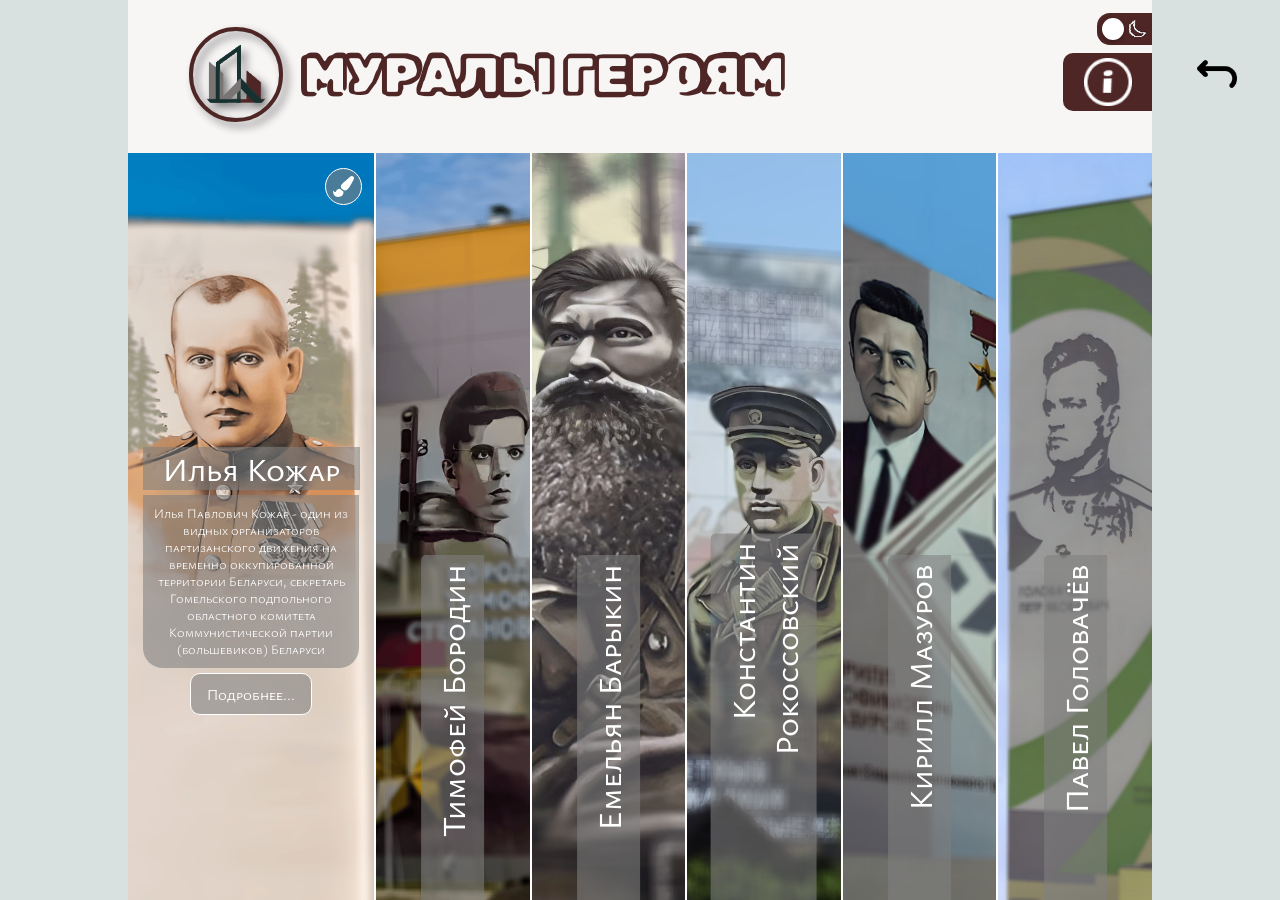
<file: Heroes.html>
<!DOCTYPE html>
<html lang="en">
<head>
    <meta charset="UTF-8">
    <meta name="viewport" content="width=device-width, initial-scale=1.0">
    <link rel="stylesheet" type="text/css" href="css/nav.css">
    <link rel="stylesheet" type="text/css" href="css/heroes_pc.css">
    <link rel="stylesheet" type="text/css" href="css/heroes_pc_style1.css">
    <link rel="icon" href="img/logo.svg" type="image/svg+xml">
    <link rel="stylesheet" type="text/css" href="css/black-white.css">
    <link rel="stylesheet" type="text/css" href="css/Index_white_theme.css">
    <title>МУРАЛЫ ГЕРОЯМ</title>
</head>
<body>
    <a class="back" href="index.html">
        <img src="img/back4.png" class="backimg">
    </a>
    <div class="blur">

    </div>
<div class="mwind">
    <div class="crossdate0">
        <img src="img/crossdate1.png" class="crossdate1">
    </div>
    <div class="image">

    </div>
    <div class="kozhar u">
<div class="underwind">
    <div class="text">
<h1>
    Илья Кожар
</h1>
<p>
    Родился 21 июля (3 августа) 1902 года в деревне Малое Гольцево ныне Толочинского района Витебской области Беларуси в крестьянской семье.
</p>
<p>
    Участник Великой Отечественной войны с июля 1941 года. Один из организаторов и руководителей коммунистического подполья и партизанского движения в Белорусской ССР, для этой цели Кожар был оставлен в немецком тылу при отходе советских войск. Подпольную деятельность начал в Ветке, где некогда работал секретарем райкома партии. Здесь им было принято решение назначить командиром партизанского отряда уполномоченного Министерства заготовок Николая Цуканова, а для подпольной партийной работы оставить в деревнях Шерстин и Воробьевке Петра Лосева и Ивана Гончарова. Для подпольной работы и для партизанских действий в тылу врага он подобрал мужественных и стойких людей. Было налажено военное обучение будущих партизан, подготовлены конспиративные квартиры, заложены базы в лесах. Пришлось немало потрудиться над разработкой техники конспиративной связи: паролей, отзывов, кличек, кодов, шифров. Все их нужно было запомнить, так как любая запись, даже зашифрованная, могла впоследствии оказать плохую услугу. Сам Илья Павлович твердо решил не покидать область и вести с врагом борьбу до победного конца. В прошлом сын бедняка, выведенный на широкую дорогу жизни советской властью, воспитанный Коммунистической партией, он не мог поступить иначе. В этом он видел свое гражданское призвание, свой долг.
</p>
<p>
    В августе 1941 года Илья Кожар был назначен секретарем Гомельского подпольного обкома КП(б)Б. С ноября 1942 года, когда возникла необходимость в создании штаба соединения, а в лесном массиве между деревнями Хатки Лоевского района и Омельковщина Хойникского сосредоточились шесть отрядов - Гомельский, Лоевский, Речицкий, Жлобинский, Буда-Кошелевский и Уваровичский, Кожар стал командиром Гомельского партизанского соединения.
</p>
<p>
    Чтобы теснее поддерживать связь с командованием партизанских отрядов, он перешел в Лоевский район, где действовал отряд "За Родину". Отряд начал свою боевую деятельность сразу, как только в район вступили оккупанты, совместно с партизанами отряда "Большевик" начали устраивать засады на шоссейных дорогах и уничтожать вражеские автомашины. В ноябре 1942 года партизаны отряда Кожара встретили группу советских воинов, которые приземлились на парашютах. Десантники оказали партизанам большую помощь в овладении минно-взрывным делом, поделились взрывчаткой. Радистка десантной группы установила связь отряда с Москвой.
</p>
<p>
    С весны 1943 года штаб соединения Кожара находился в Речицком районе. Сюда из Москвы доставлялось по воздуху оружие, боеприпасы и взрывчатка. В июле 1943 года, когда началась Курская битва, соединение Кожара получило директиву Центрального штаба партизанского движения о нанесении ударов по железнодорожным путям. Отряды вышли на отведенные им участки и только за одну ночь подорвали около 1000 рельсов, пустили под откос два вражеских эшелона, уничтожили свыше 150 гитлеровских солдат.
</p>
<p>
    Фашистское командование решило еще раз предпринять против партизан крупную карательную операцию. В район Речицы прибыли дивизия СС и два полка полевой жандармерии. Партизаны соединения Кожара заняли круговую оборону на опушке леса в районе деревни Узнож. 13 июня здесь завязался ожесточенный бой. Он закончился только в девять часов вечера после очередной бесплодной попытки гитлеровцев ворваться в расположение партизанского лагеря. На месте того боя у деревни Узнож теперь стоит памятник-обелиск.
</p>
<p>
    10 ноября 1943 года началась Гомельско-Речицкая наступательная операция войск Белорусского фронта под командованием Рокоссовского. Главный удар наносился на левом крыле фронта с плацдарма у Лоева. Командующий 65-й армией генерал Павел Иванович Батов писал в своих мемуарах: "Речица не входила в полосу наступления 65-й армии. Но здесь действовало партизанское соединение Ильи Кожара, которое вело активные военные действия в районе севернее Демехи и к тому времени очистило от немецко-фашистских войск значительную территорию в окрестностях Речицы. Создалась благоприятная обстановка для глубокого маневра и удара по городу с тыла, упустить такую возможность было бы непростительно. Партизаны надежно прикрыли левый и правый фланги нашей армии и дали ценную информацию о гарнизоне немцев в Речице".
</p>
<p>
    В ходе операции 65-я армия, взаимодействуя с 48-й, перерезала дорогу Гомель - Калинковичи, охватила с Запада район Речицы, а соединение Ильи Павловича Кожара перерезало дорогу Озерище - Горваль, преградив путь отхода немцам.
</p>
<p>
    Долгожданным днем, 18 ноября, Речица была освобождена, захвачены большие трофеи и много пленных. Батов отметил: "Главная роль в этой операции была отведена нами соединению Ильи Кожара". 20 ноября партизаны соединения Кожара решили провести парад в честь освобождения Речицы. Местом проведения выбрали окрестности деревни Узнож, где летом в жестоком бою были отражены атаки превосходящих сил эсэсовцев. Вот как вспоминал об этом параде много лет спустя один из его участников: "Был зимний, пасмурный день, моросил дождь. Но это не омрачило праздничного настроения бойцов и командиров. Вдоль опушки леса по бригадам выстроилось партизанское соединение. Группа командиров обходила строй. Ровно в одиннадцать часов утра на импровизированную трибуну из грузовиков поднялись в военных шинелях командующий 65-й армией генерал Батов, командующий соединениями генерал Кожар, начальник штаба полковник Барыкин". Этот первый партизанский парад в Беларуси был, можно сказать, репетицией грандиозного партизанского парада, который состоялся в Минске через несколько месяцев.
</p>
<p>
    Вскоре партизанское соединение Ильи Павловича Кожара было расформировано, 6 тыс. партизан влились в ряды 1-го Белорусского фронта. Постановлением Совета Народных Комиссаров СССР от 16 сентября 1943 года № 1000 - одному из десяти командиров партизанских формирований Белорусской ССР - Илье Павловичу Кожару присвоено воинское звание "генерал-майор".
</p>
<p>
    Указом Президиума Верховного Совета СССР от 1 января 1944 года за образцовое выполнение правительственных заданий в борьбе против немецко-фашистских захватчиков и проявленные при этом отвагу и геройство и за особые заслуги в развитии партизанского движения в Беларуси генерал-майору Кожару Илье Павловичу присвоено звание Героя Советского Союза с вручением ордена Ленина и медали "Золотая Звезда".
</p>
<div class="medals">
    <a class="medal" href="documents/KOZHAR/AUTOBIOGRAPHY.jpg" target="_blank">
        <img src="documents/KOZHAR/AUTOBIOGRAPHY.jpg" class="med" style="object-fit: cover;">
    </a>
    <a class="medal" href="documents/KOZHAR/PHOTO1.jpg" target="_blank">
        <img src="documents/KOZHAR/PHOTO1.jpg" class="med">        
    </a>
    <a class="medal" href="documents/KOZHAR/UDOSTOV.jpg" target="_blank">
        <img src="documents/KOZHAR/UDOSTOV.jpg" class="med">
    </a>
    <a class="medal" href="documents/KOZHAR/CHARACT.jpg" target="_blank">
        <img src="documents/KOZHAR/CHARACT.jpg" class="med">
    </a>
    <a class="medal" href="documents/KOZHAR/OBLOZHKA.jpg" target="_blank">
        <img src="documents/KOZHAR/OBLOZHKA.jpg" class="med">
    </a>
    <a class="medal" href="documents/KOZHAR/LISTOK1.jpg" target="_blank">
        <img src="documents/KOZHAR/LISTOK1.jpg" class="med">
    </a>
    <a class="medal" href="documents/KOZHAR/LISTOK2.jpg" target="_blank">
        <img src="documents/KOZHAR/LISTOK2.jpg" class="med">
    </a>
    <a class="medal" href="documents/KOZHAR/LISTOK3.jpg" target="_blank">
        <img src="documents/KOZHAR/LISTOK3.jpg" class="med">
    </a>
    <a class="medal" href="documents/KOZHAR/LISTOK4.jpg" target="_blank">
        <img src="documents/KOZHAR/LISTOK4.jpg" class="med">
    </a>
    <a class="medal" href="documents/KOZHAR/VIPISKA15.jpg" target="_blank">
        <img src="documents/KOZHAR/VIPISKA15.jpg" class="med">
    </a>
    <a class="medal" href="documents/KOZHAR/VIPISKA18.jpg" target="_blank">
        <img src="documents/KOZHAR/VIPISKA18.jpg" class="med">
    </a>
    <a class="medal" href="documents/KOZHAR/VIPISKA25.jpg" target="_blank">
        <img src="documents/KOZHAR/VIPISKA25.jpg" class="med">
    </a>
    <a class="medal" href="https://gomeljust.gov.by/wp-content/uploads/2022/08/12_1659417650-scaled.jpg" target="_blank">
        <img src="documents/KOZHAR/VIPISKA31.jpg" class="med">
    </a>
    <a class="medal" href="documents/KOZHAR/GROUP.jpg" target="_blank">
        <img src="documents/KOZHAR/GROUP.jpg" class="med">
    </a>
</div>
    </div>
</div>
    </div>
    <div class="borodyn u">
<div class="underwind">
    <div class="text">
        <h1>
            Тимофей Бородин
        </h1>
        <p>
            Родился 1 (14) августа 1917 года в городе Гомель (Белоруссия) в семье рабочего. Белорус. Окончил 10 классов средней школы, в 1941 году – Московский полиграфический институт. В 1936-1941 годах работал инженером фабрики «Полеспечать» в Гомеле. Член ВКП(б) с 1941 года.
        </p>
        <p>
            Накануне войны вместе с другими молодыми гомельчанами Т.С.Бородин был послан в Брест на строительство оборонительных сооружений на границе. Там и застала его война. Возвратившись в Гомель, он обратился в партийные органы с просьбой направить его на подпольную работу. Просьба была удовлетворена, и Т.С.Бородин остался в тылу врага с задачей организации диверсионной и подпольной работы в Гомеле. 
        </p>
        <p>
            Перед захватом гитлеровцами Гомеля Т.С.Бородин побывал в партизанском отряде, где получил необходимые указания от секретаря горкома партии Е. И. Барыкина. Вернулся он в город в конце августа 1941 года. Подпольщики энергично взялись за работу. Они налаживали связи с другими подпольными группами, устанавливали явки, выявляли надёжных людей и вовлекали их в подпольную деятельность. Таким образом, Т.С.Бородин и его товарищи образовали своего рода городской подпольный центр, который доводил установки и задания горкома партии до подпольных групп и руководил ими. 
        </p>
        <p>
            Одной из первых боевых операций группы подпольщиков была попытка взорвать элеватор. Осуществить её должны были Т.С.Бородин и его сестра. Однако при выходе из дома Т.С.Бородин был арестован. Его сестре, у которой находилась взрывчатка, удалось скрыться. От Т.С.Бородина потребовали в трёхдневный срок представить подписанное 18 местными жителями поручительство о том, что он не связан с подпольщиками и лояльно относится к оккупантам. 
        </p>
        <p>
            В патриотах, готовых пойти на смертельный риск ради спасения руководителя подпольщиков, недостатка не было. Необходимое количество подписей было собрано, Т.С.Бородина отпустили. Но гитлеровцы не были полностью уверены в его благонадёжности. Чтобы Т.С.Бородин постоянно был у них «на глазах», оккупанты предложили ему работу по специальности – он стал инженером в типографии. 
        </p>
        <p>
            В сентябре 1941 года Т.С.Бородину снова удалось побывать в партизанском отряде. В беседе с секретарём горкома партии Е. И. Барыкиным было решено, что Т.С.Бородин возвратится в Гомель и использует типографию для нужд подпольной работы. Присмотревшись к рабочим типографии, Т.С.Бородин наиболее надёжных из них включил в ночные смены. 
        </p>
        <p>
            Вскоре в ночное время, когда бдительность гитлеровцев снижалась, в типографии вместе с приказами и распоряжениями фашистских властей стали печататься листовки. Члены подпольной группы распространяли их по городу. Иногда они наклеивали листовки на приказы и распоряжения оккупантов и население «легально» читало призывы подпольщиков. Там же, в типографии, Т.С.Бородин сделал три печати оккупационных учреждений, что дало возможность наладить изготовление паспортов, дневных и ночных пропусков для подпольщиков и военнопленных, бежавших из лагерей. 
        </p>
        <p>
            Т.С.Бородин и его товарищи продолжали расширять связи с подпольщиками. Они установили тесный контакт с подпольной группой, действовавшей на Гомельском паровозовагоноремонтном заводе, передавали им установки областного и городского подпольных комитетов партии, помогали им советом и делом. 
        </p>
        <p>
            Вскоре группа Т.С.Бородина установила связи с рабочими электростанции, деревообделочного комбината и других предприятий. Одновременно подпольщики усиливали удары по оккупантам. Неудача первого боевого выступления не обескуражила их. В конце ноября 1941 года Т.С.Бородин и его товарищи взорвали мастерскую по ремонту танков. Операция прошла удачно. Утром гитлеровцы произвели обыск в квартире Т.С.Бородина, а его самого обыскали на работе. Никаких улик обнаружено не было. 
        </p>
        <p>
            Вскоре последовала операция по уничтожению склада горючего, находившегося на окраине Новобелицы. В ней участвовали Бородин и три партизана отряда «Большевик». Возникший в результате взрыва пожар ярко осветил все окрестности и произвёл огромное впечатление на население: подпольщики действуют, бьют оккупантов! Гитлеровцы снова обыскали Т.С.Бородина и квартиру его семьи. И на этот раз улик не было. 
        </p>
        <p>
            Взрыв склада, где находились десятки тонн горючего, был весьма чувствительным ударом для гитлеровцев. Они выпустили специальное обращение к населению, в котором обещали большую награду тем, кто поможет выявить диверсантов. Усилилось наблюдение за квартирой Бородиных. Рядом с ней поселились немецкий переводчик и полицейский. 
        </p>
        <p>
            Осенью 1941 года подпольщики произвели исключительную по своей дерзости операцию. Они взорвали ресторан, находившийся на Советской улице. Посещали ресторан только офицеры и крупные чины оккупационной администрации. В момент взрыва в ресторане было многолюдно, так как ожидался доклад гитлеровского генерала о «взятии Москвы». Рухнувшее здание похоронило под своими обломками десятки фашистских офицеров, в том числе и генерала. 
        </p>
        <p>
            Весной 1942 года группа Т.С.Бородина начала подготовку к выводу из строя городской электростанции. Активное участие в этом принимали работники электростанции. Но в это время над группой уже нависла смертельная опасность. 9 мая 1942 года Т.С.Бородин был схвачен гестапо и 20 июня 1942 года расстрелян. 
        </p>
        <p>
            Указом Президиума Верховного Совета СССР от 8 мая 1965 года за особые заслуги, мужество и героизм, проявленные в борьбе против немецко-фашистских захватчиков Бородину Тимофею Степановичу присвоено звание Героя Советского Союза (посмертно). 
        </p>
        <p>
            Награждён орденом Ленина (8.05.1965; посмертно).
        </p>
        <div class="medals">
            <a class="medal" href="documents/BORODYN/AUTOBIOGRAPHY.jpg" target="_blank">
                <img src="documents/BORODYN/AUTOBIOGRAPHY.jpg" class="med">
            </a>
            <a class="medal" href="documents/BORODYN/CHARACT.jpg" target="_blank">
                <img src="documents/BORODYN/CHARACT.jpg" class="med">
            </a>
            <a class="medal" href="documents/BORODYN/SVIDETELSTVO.jpg" target="_blank">
                <img src="documents/BORODYN/SVIDETELSTVO.jpg" class="med">
            </a>
            <a class="medal" href="documents/BORODYN/ZAYAVLENIYE.jpg" target="_blank">
                <img src="documents/BORODYN/ZAYAVLENIYE.jpg" class="med">
            </a>
            <a class="medal" href="documents/BORODYN/OTCHISLENIYE.jpg" target="_blank">
                <img src="documents/BORODYN/OTCHISLENIYE.jpg" class="med">
            </a>
            <a class="medal" href="documents/BORODYN/LASTLETTER.jpg" target="_blank">
                <img src="documents/BORODYN/LASTLETTER.jpg" class="med">
            </a>
            </div>
    </div>
</div>       
    </div>
    <div class="barikyn u">
        <div class="underwind">
            <div class="text">
            <h1>
                Емельян Барыкин
            </h1>
            <p>
                Родился 20 июля (2 августа) 1902 года в деревне Тростная ныне Комаричского района Брянской области в семье крестьянина. Русский. Окончил начальную школу. 
            </p>
            <p>
                С 1915 года работал чернорабочим, конторщиком службы движения паровозного депо на станции Брянск.  В 1922 году окончил курсы помощника начальника станции в городе Курске. С 1922 года - помощник начальника службы движения станции Брянск. 
            </p>
            <p>
                С 1925 года - в Красной Армии, служил комиссаром железнодорожного полка в городе Гомеле. Член ВКП(б) с 1928 года. В 1928 году уволен в запас, вновь работал на станции Брянск главным кондуктором службы движения. С 1930 года - уполномоченный по коллективизации в Трубчевском районе Орловской области. С 1931 года - помощник начальника станции Унеча Белорусской железной дороги. В 1931 году окончил курсы ПВО в Ленинграде, с 1931 года - начальник штаба противовоздушной обороны станции Унеча. С 1935 года – секретарь политотдела станции Унеча, с 1935 года - вновь начальник штаба ПВО, с 1936 года - опять секретарь политотдела станции Унеча. С 1937 года - инструктор политотдела Гомельского отделения Белорусской железной дороги. 
            </p>
            <p>
                В 1939 году окончил совпартшколу. С 1939 года - секретарь партбюро отделения Белорусской железной дороги в Гомеле. С 1940 - первый секретарь Железнодорожного райкома партии города Гомеля. С марта 1941 года – третий секретарь Гомельского горкома партии, с июля 1941 - второй секретарь горкома. 
            </p>
            <p>
                Участник Великой Отечественной войны с июля 1941 года. В августе 1941 года Барыкин участвовал в организации обороны Гомеля, был одним из создателей Гомельского полка народного ополчения. Одновременно создавал подполье в городе: намечал явочные квартиры, продумывал систему связи, определял места закладки материальных баз, заботился об оснащении диверсионных групп толом, минами, взрывателями, оружием.
            </p>
            <p>
                После занятия оккупантами Гомеля Барыкин оставлен для руководства партизанской борьбой, ушёл в Новобелицкий лес, где в сентябре 1941 года стал комиссаром партизанского отряда «Большевик». Одновременно являлся членом Гомельского подпольного обкома партии, секретарём Гомельского подпольного горкома КП(б)Б. 
            </p>
            <p>
                С августа 1941 года по лето 1942 года партизаны разгромили несколько вражеских гарнизонов, подорвали мост через реку Вить, устроили 25 засад на шоссейных дорогах, уничтожив десятки автомашин и обозов.
            </p>
            <p>
                Первый выход на железную дорогу Гомель – Жлобин Барыкин возглавил сам. Заложили «удочку» - мину натяжного действия. Эшелон с гитлеровцами полетел под откос. После первого эшелона диверсионные группы стали выходить на «железку» регулярно. Созданная комсомольско-молодёжная диверсионная группа, выросшая позднее в диверсионный отряд, пустила под откос 58 вражеских эшелонов, подорвала 87 автомашин, танков и броневиков, уничтожила много солдат и офицеров противника.
            </p>
            <p>
                6-7 августа 1942 года Барыкин возглавил налёт на гитлеровское «осиное гнездо» - гарнизон в деревне Борщёвка. В ходе боя было уничтожено до 150 оккупантов, захвачены большие трофеи. 
            </p>
            <p>
                В ноябре 1942 года блокированные крупными силами вражеских войск отряды «Большевик», «За Родину» и имени Ворошилова вынуждены были оставить свои базы и укрыться в Октябрьском районе, где была обширная партизанская зона. Тогда же, в ноябре 1942 года, Е.И. барыкин назначен начальником штаба южной группы партизанских отрядов Гомельской области.
            </p>
            <p>
                6 февраля 1943 года на расширенном совещании, проходившем в Полесском лесу, было решено партизанские отряды преобразовать в бригады и объединить в партизанские соединения. Барыкин назначен начальником штаба Гомельского партизанского соединения.
            </p>
            <p>
                Партизанская война разгорелась с новой силой. Только в апреле 1943 года было сброшено под откос 8 поездов. Был уничтожен Салтановский военный завод. Летом и осенью 1943 года Гомельское партизанское соединение активно участвовало в «рельсовой войне». 
            </p>
            <p>
                Фронт тем временем приближался. 17 ноября 1943 года Барыкин возглавил одну из партизанских бригад при захвате переправы через реку Березину у деревни Горваль. Гитлеровцы построили паром, навели переправу для отступающих войск. В результате молниеносного штурма нескольких бригад в Горвале партизаны захватили не только паром и переправу, но и технику, собиравшуюся переправиться на западный берег. Гитлеровцы кинули большие силы для того, чтобы вернуть переправу, но партизаны под руководством Барыкина создали крепкую оборону и 3 дня удерживали её. 20 ноября 1943 года по сохранённой партизанами Горвальской переправе на западный берег переправились уже наши советские войска. 
            </p>
            <p>
                Указом Президиума Верховного Совета СССР от 1 января 1944 года за образцовое выполнение заданий командования в борьбе против немецко-фашистских захватчиков в тылу противника и проявленные при этом отвагу и геройство полковнику Барыкину Емельяну Игнатьевичу присвоено звание Героя Советского Союза с вручением ордена Ленина и медали «Золотая Звезда».
            </p>
            <p>
                Награждён орденами Ленина (1.01.1944), Красного Знамени (1943), Трудового Красного Знамени (1949), медалями "Партизану Отечественной войны" 1-й и 2-й степеней, другими медалями, знаком "Почетный железнодорожник".
            </p>
            <div class="medals">
                <a class="medal" href="documents/BARYKYN/PHOTO1.jpg" target="_blank">
                    <img src="documents/BARYKYN/PHOTO1.jpg" class="med">
                </a>
                <a class="medal" href="documents/BARYKYN/PHOTO2.jpg" target="_blank">
                    <img src="documents/BARYKYN/PHOTO2.jpg" class="med">
                </a>
                <a class="medal" href="documents/BARYKYN/PHOTO3.jpg" target="_blank">
                    <img src="documents/BARYKYN/PHOTO3.jpg" class="med">
                </a>
                <a class="medal" href="documents/BARYKYN/PHOTO4.jpg" target="_blank">
                    <img src="documents/BARYKYN/PHOTO4.jpg" class="med">
                </a>
                <a class="medal" href="documents/BARYKYN/PHOTO5.jpg" target="_blank">
                    <img src="documents/BARYKYN/PHOTO5.jpg" class="med">
                </a>
                <a class="medal" href="documents/BARYKYN/PHOTO6.jpg" target="_blank">
                    <img src="documents/BARYKYN/PHOTO6.jpg" class="med">
                </a>
                <a class="medal" href="documents/BARYKYN/AUTOBIOGRAPHY.jpg" target="_blank">
                    <img src="documents/BARYKYN/AUTOBIOGRAPHY.jpg" class="med">
                </a>
                <a class="medal" href="documents/BARYKYN/AUTOBIOGRAPHY2.jpg" target="_blank">
                    <img src="documents/BARYKYN/AUTOBIOGRAPHY2.jpg" class="med">
                </a>
                <a class="medal" href="documents/BARYKYN/AUTOBIOGRAPHY3.jpg" target="_blank">
                    <img src="documents/BARYKYN/AUTOBIOGRAPHY3.jpg" class="med">
                </a>
                <a class="medal" href="documents/BARYKYN/AUTOBIOGRAPHY4.jpg" target="_blank">
                    <img src="documents/BARYKYN/AUTOBIOGRAPHY4.jpg" class="med">
                </a>
                <a class="medal" href="documents/BARYKYN/CHARACT.jpg" target="_blank">
                    <img src="documents/BARYKYN/CHARACT.jpg" class="med">
                </a>
                <a class="medal" href="documents/BARYKYN/OBLOZHKA.jpg" target="_blank">
                    <img src="documents/BARYKYN/OBLOZHKA.jpg" class="med">
                </a>
                <a class="medal" href="https://gomeljust.gov.by/wp-content/uploads/2022/08/2-scaled.jpg" target="_blank">
                    <img src="documents/BARYKYN/LISTOK1.jpg" class="med">
                </a>
                <a class="medal" href="https://gomeljust.gov.by/wp-content/uploads/2022/08/3.jpg" target="_blank">
                    <img src="documents/BARYKYN/LISTOK2.jpg" class="med">
                </a>
                <a class="medal" href="https://gomeljust.gov.by/wp-content/uploads/2022/08/4-scaled.jpg" target="_blank">
                    <img src="documents/BARYKYN/LISTOK3.jpg" class="med">
                </a>
                <a class="medal" href="https://gomeljust.gov.by/wp-content/uploads/2022/08/5.jpg" target="_blank">
                    <img src="documents/BARYKYN/LISTOK4.jpg" class="med">
                </a>
                <a class="medal" href="https://gomeljust.gov.by/wp-content/uploads/2022/08/13-scaled.jpg" target="_blank">
                    <img src="documents/BARYKYN/SPRAVKA.jpg" class="med">
                </a>
                <a class="medal" href="https://gomeljust.gov.by/wp-content/uploads/2022/08/20.jpg" target="_blank">
                    <img src="documents/BARYKYN/POSTANOVL.jpg" class="med">
                </a>
                <a class="medal" href="https://gomeljust.gov.by/wp-content/uploads/2022/08/10-scaled.jpg" target="_blank">
                    <img src="documents/BARYKYN/VIPISKA10.jpg" class="med">
                </a>
                <a class="medal" href="https://gomeljust.gov.by/wp-content/uploads/2022/08/12-scaled.jpg" target="_blank">
                    <img src="documents/BARYKYN/VIPISKA26.jpg" class="med">
                </a>
            </div>
        </div>  
        </div>             
    </div>
    <div class="rokoss u">
       <div class="underwind">
          <div class="text">
            <h1>
                Константин Рокоссовский
            </h1>
            <p>
                Родился 21 декабря (9 декабря по старому стилю) 1896 года в городе Великие Луки Псковской губернии (ныне Псковская область).
            </p>
            <p>
                Нападение гитлеровской Германии на Советский Союз 22 июня 1941 года генерал Константин Рокоссовский встретил во главе 9-го Механизированного корпуса, с которым позже участвовал в крупном танковом сражении в районе города Броды на Западной Украине. 9-й Механизированный корпус генерала Константина Рокоссовского и 19-й Механизированный корпус генерала Николая Фекленко, входившие в состав 5-й армии Юго-Западного фронта, нанесли согласованный удар в направлении города Дубно по наступающей на восток немецкой 1-й танковой группе генерал-фельдмаршала Эвальда фон Клейста.
            </p>
            <p>
                В июле 1941 года Константину Рокоссовскому было поручено наладить оборону в районе Смоленска. Ему выделили группу офицеров, радиостанцию и два автомобиля, а войска он должен был собрать сам, останавливая хаотично отступающие и выходящие из окружения подразделения. С этой задачей Рокоссовский справился блестяще. Соединение, собранное им, в течение некоторого времени так и называлось — «группа генерала Рокоссовского», пока ему не было присвоено наименование 16-я армия. Сам Рокоссовский за умелые действия был произведён в генерал-лейтенанты.
            </p>
            <p>
                С 11 июля 1941 года генерал Константин Рокоссовский командовал 16-й армией РККА на Западном фронте, прикрывавшей Московское направление. В конце ноября 1941 года гитлеровцы, после взятия городов Клина и Солнечногорска, получили возможность нанести удар по Москве с севера. Командованию фронта и Ставке Верховного Главнокомандования пришлось принимать срочные меры для ликвидации нависшей над столицей опасности. На рубеж южнее Солнечногорска, Истринского водохранилища и реки Истры были отведены войска 16-й армии генерала Рокоссовского, который перед этим успешно действовал в оборонительном Смоленском сражении.
            </p>
            <p>
                Отходившие под давлением немецкой танковой группы советские части на левом фланге 30-й армии образовали разрыв с позициями армии генерала Рокоссовского, через который германские войска начали наступать к каналу Волга—Москва, захватив в ночь на 28 ноября 1941 года мост через канал у Яхромы. 4-я немецкая танковая армия усилила натиск на советскую 16-ю армию и потеснила её главные силы, заняв поселок Красная Поляна. Ожесточенные бои развернулись в районе современного московского аэропорта Шереметьево, у станции Крюково и у Дедовска.
            </p>
            <p>
                На Волоколамском направлении германскому танковому удару генерал Константин Рокоссовский противопоставил глубоко эшелонированную противотанковую оборону, высокую активность и маневренность своих армейских сил. Хотя бои шли уже всего в 23 километрах от Москвы, однако, немецким войскам дальше прорваться так и не удалось. Под началом генерала Рокоссовского дрались курсанты военных училищ, бойцы дивизии Панфилова, конники Доватора. В битве за Москву засиял на весь мир талант двух советских военных гениев - Константина Рокоссовского и Георгия Жукова, которые отныне всё время шли рядом, хотя их личные отношения были очень непростыми. В 1957 году, когда маршал Жуков попал в опалу, маршал Рокоссовский оказался среди тех представителей советского высшего генералитета, кто выступил против него.
            </p>
            <p>
                Армия генерала Рокоссовского отличилась и во время зимнего контрнаступления Красной Армии под Москвой. В течение пяти суток шли кровопролитные бои на рубеже Истринского водохранилища и реки Истры, где немцы, взорвав плотину и сосредоточив два своих корпуса, пытались окончательно остановить продвижение наступавшей советской 16-й армии. Немецкие части начали отступать лишь после осуществления Рокоссовским обходного маневра и создания для них угрозы окружения. Они поспешно отступили на линию рек Лама и Руза. Трое суток потребовалось частям генерала Рокоссовского на то, чтобы разгромить противника в районах поселков Красная Поляна и Крюково.
            </p>
            <p>
                В марте 1942 года генерал Константин Рокоссовский был снова тяжело ранен. На восстановление ушло два месяца, и уже в мае 1942 года он вернулся в строй. При участии Рокоссовского была разработана операция «Уран» по окружению и разгрому 6-й немецкой армии генерал-фельдмаршала Фридриха Паулюса под Сталинградом. Именно войска Рокоссовского во исполнение этого плана громили взятых в кольцо гитлеровцев, и именно ему сдался немецкий фельдмаршал Фридрих Паулюс.
            </p>
            <p>
                В июле 1942 года генерал-лейтенант Константин Рокоссовский был назначен командующим Брянским фронтом, который прикрывал Тульское и Воронежское направления. С сентября этого же года он возглавил Донской фронт. Контрудары этих двух фронтов оказали значительное влияние на оборонительные действия советских войск под Воронежем и Сталинградом, оттянув на себя немало вражеских сил.
            </p>
            <p>
                В битве под Сталинградом оборонявшиеся севернее войска Донского фронта под командованием генерал-полковника Константина Рокоссовского во время контрнаступления совместно с войсками Юго-Западного и Сталинградского фронтов прорвали оборону противника и окружили в междуречье Дона и Волги германскую группировку общей численностью более 330 тысяч человек. После этого была проведена операция под кодовым названием «Кольцо» по уничтожению окруженной вражеской группировки. За операцию под Сталинградом Константин Рокоссовский получил звание генерал-полковника, а Верховный Главнокомандующий Иосиф Сталин начал называть его по имени-отчеству. Подобного обращения, кроме Рокоссовского, удостаивался только начальник Генерального штаба маршал Борис Михайлович Шапошников.
            </p>
            <p>
                В феврале 1943 года генерал Константин Рокоссовский был назначен командующим Центральным фронтом, образованным на базе Донского фронта. Вместе с Воронежским фронтом он сыграл одну из главных ролей в крупнейшем сражении Великой Отечественной войны — Курской битве, когда план гитлеровского командования под кодовым названием «Цитадель», целью которого Гитлер ставил добиться стратегического перелома в ходе войны с Советским Союзом, потерпел полный крах.
            </p>
            <p>
                Наступление немцами намечалось провести в районе Курского выступа, где оборонялись Центральный фронт генерала армии Рокоссовского и Воронежский фронт генерала армии Николая Ватутина. Правое крыло немецкой группы армий «Центр» генерал-фельдмаршала Ганса Гюнтера фон Клюге нависало с севера над войсками генерала Контантина Рокоссовского. Немецкое командование решило двумя мощными сходящимися ударами в направлении города Курска окружить и уничтожить находившиеся здесь советские войска и в случае успешного наступления на северо-восток вновь создать угрозу Москве.
            </p>
            <p>
                15 апреля 1943 года германский фюрер, рейхсканцлер и главнокомандующий Адольф Гитлер издал Приказ № 6, в котором говорилось: «Я решил, как только позволят условия погоды, провести операцию «Цитадель» — первое наступление в этом году. Этому наступлению придается решающее значение... Победа под Курском должна явиться факелом для всего мира».
            </p>
            <p>
                Перед началом Курской битвы Центральный фронт включал в себя пять армий, одну воздушную армию, одну танковую армию и два танковых корпуса. Всего свыше 738 тысяч человек, около 10,9 тысячи орудий и минометов, до 1,8 тысячи танков и самоходных артиллерийских установок, около 1,1 тысячи самолетов. Фронт оборонял 306 километров Курского выступа. По плану Ставки, который носил кодовое название «Кутузов», правому крылу фронта Рокоссовского предстояло участвовать в разгроме Орловской группировки противника.
            </p>
            <p>
                Готовясь к отражению танкового наступления немцев, войска Центрального фронта создали мощную систему полевых оборонительных укреплений, которую враг так и не сумел прорвать. Курская битва началась утром 5 июля 1943 года после упреждающей артиллерийской контрподготовки советских войск. Это задержало наступление вражеских войск на 2,5—3 часа и ослабило силу их удара. Фронт Рокоссовского был атакован тремя танковыми клиньями в направлении на Ольховатку, Малоархангельск и Гнилец.
            </p>
            <p>
                Против оборонявшихся войск генерала Рокоссовского на Орловско-Курском направлении немцами было брошено до 500 танков. В течение 7 суток шли беспрерывные, изматывающие оборонительные бои. В полосе обороны Центрального фронта к 11 июля 1943 года противник смог вклиниться только на 8—12 километров. Командующий фронтом, чтобы сдержать неприятельский натиск, нанес танковый контрудар, который основной цели не достиг, но стоил потери более 130 танков.
            </p>
            <p>
                Попытки гитлеровцев 6 - 9 июля 1943 года прорваться к Курску через Поныри успеха не имели. В разыгравшемся здесь встречном танковом сражении они понесли огромные потери в бронетанковой технике. 11-го июля 1943 года германские войска, атаковавшие армии Центрального фронта, вынужденно перешли к обороне, потеряв в ходе Курской битвы около 42 тысяч человек и до 500 танков, в том числе «тигров» и «пантер».
            </p>
            <p>
                После того как наступательный порыв немецко-фашистских войск иссяк, советские фронты сами перешли в наступление. Уже 15 июля 1943 года войска армии генерала Рокоссовского с двух направлений нанесли удар на город Кромы, положив начало Орловской наступательной операции. 5 августа 1943 года советские войска освободили город Орел. Преследуя отступавшего врага, они в середине августа вышли к оборонительному рубежу «Хаген», заранее подготовленному противником на подступах к городу Брянску. В ходе Орловской операции было разгромлено 15 вражеских дивизий, и фронт отодвинулся на запад до 150 километров.
            </p>
            <p>
                За блестящие победы, одержанные в годы Великой Отечественной войны, маршал Советского Союза Константин Рокоссовский был дважды удостоен звания Героя Советского Союза и награжден высшим советским военным Орденом «Победа». Маршал Рокоссовский был удостоен еще одной высокой чести - 24 июня 1945 года он по решению Иосифа Сталина командовал Парадом Победы в Москве.
            </p>
            <div class="medals">
                <a class="medal" href="documents/ROKOSS/PHOTO1.jpg" target="_blank">
                    <img src="documents/ROKOSS/PHOTO1.jpg" class="med">
                </a>
                <a class="medal" href="documents/ROKOSS/PHOTO2.jpg" target="_blank">
                    <img src="documents/ROKOSS/PHOTO2.jpg" class="med">  
                </a>
                <a class="medal" href="documents/ROKOSS/PHOTO3.jpg" target="_blank">
                    <img src="documents/ROKOSS/PHOTO3.jpg" class="med">
                </a>
                <a class="medal" href="documents/ROKOSS/PHOTO4.jpg" target="_blank">
                    <img src="documents/ROKOSS/PHOTO4.jpg" class="med">
                </a>
                <a class="medal" href="documents/ROKOSS/PHOTO5.jpg" target="_blank">
                    <img src="documents/ROKOSS/PHOTO5.jpg" class="med">
                </a>
                <a class="medal" href="documents/ROKOSS/FAMILY.jpg" target="_blank">
                    <img src="documents/ROKOSS/FAMILY.jpg" class="med">
                </a>
                <a class="medal" href="documents/ROKOSS/ULTIMATUMRU.jpg" target="_blank">
                    <img src="documents/ROKOSS/ULTIMATUMRU.jpg" class="med">
                </a>
                <a class="medal" href="documents/ROKOSS/ULTIMATUMGER.jpg" target="_blank">
                    <img src="documents/ROKOSS/ULTIMATUMGER.jpg" class="med">
                </a>
                <a class="medal" href="documents/ROKOSS/TELEGRAMMA.jpg" target="_blank">
                    <img src="documents/ROKOSS/TELEGRAMMA.jpg" class="med">
                </a>
                <a class="medal" href="documents/ROKOSS/LISTOVKA.jpg" target="_blank">
                    <img src="documents/ROKOSS/LISTOVKA.jpg" class="med">
                </a>
            </div>
          </div>
          <!-- https://ava.md/ru/stati/history/polkovodec-velikoy-pobedy-rokossovskiy/?ysclid=lnah9cymgs269608256 -->
       </div>     
    </div>
    <div class="mazurov u">
      <div class="underwind">
        <div class="text">
            <h1>
                Кирилл Мазуров
            </h1>
            <p>
                Родился 23 марта [5 апреля] 1914 года в деревне Рудня-Пребытковская ныне Гомельского района в крестьянской семье.
            </p>
            <p>    
                С первых дней Великой Отечественной войны политрук Мазуров К.Т. в действующей армии. Он был политруком роты, командиром стрелкового батальона, инструктором разведывательного отдела 21-й армии, был ранен в одном из боёв. С декабря 1941 года - слушатель высших офицерских курсов «Выстрел», по окончании которых был назначен комиссаром факультета этих курсов.
            </p>
            <p> 
                В сентябре 1942 года подполковник Мазуров К.Т. направлен в тыл немецко-фашистских войск в Белоруссию в качестве представителя Центрального штаба партизанского движения, где до конца 1943 года работал в партизанских соединениях. Секретарь подпольного ЦК ЛКСМ Беларуси К.Т. Мазуров принимал самое активное участие в организации комсомольского подполья и партизанского движения. 
            </p>
            <p>
                В 1943-1947 годах – второй, а затем с июня 1946 года – первый секретарь ЦК ЛКСМ Белоруссии. В последующие годы (1947-1948) работал в аппарате ЦК КП(б) Белоруссии. В 1948-1950 годах – второй и первый секретарь Минского городского комитета КП(б) Белоруссии, а в 1950-1953 годах – первый секретарь Минского областного комитета КП Беларуси.
            </p>
            <div class="medals">
                <a class="medal" href="documents/MAZUROV/PHOTO1.jpg" target="_blank">
                    <img src="documents/MAZUROV/PHOTO1.jpg" class="med">
                </a>
                <a class="medal" href="documents/MAZUROV/PHOTO2.jpg" target="_blank">
                    <img src="documents/MAZUROV/PHOTO2.jpg" class="med">
                </a>
                <a class="medal" href="documents/MAZUROV/PHOTO3.jpg" target="_blank">
                    <img src="documents/MAZUROV/PHOTO3.jpg" class="med">
                </a>
                <a class="medal" href="documents/MAZUROV/CHARACT.jpg" target="_blank">
                    <img src="documents/MAZUROV/CHARACT.jpg" class="med">
                </a>
                <a class="medal" href="documents/MAZUROV/CHARACT2.jpg" target="_blank">
                    <img src="documents/MAZUROV/CHARACT2.jpg" class="med">
                </a>
                <a class="medal" href="documents/MAZUROV/UDOSTOV1.jpg" target="_blank">
                    <img src="documents/MAZUROV/UDOSTOV1.jpg" class="med">
                </a>
                <a class="medal" href="documents/MAZUROV/LISTOK1.jpg" target="_blank">
                    <img src="documents/MAZUROV/LISTOK1.jpg" class="med">
                </a>
            </div>
        </div>
        <!-- https://warheroes.ru/hero/hero.asp?Hero_id=10006&ysclid=lnai0e1swv561212718 -->
      </div>      
    </div>
    <div class="golov u">
      <div class="underwind">
         <div class="text">
            <h1>
                Павел Головачёв
            </h1>
            <p>
                Головачев Павел Яковлевич родился 15 декабря 1917 года в крестьянской семье. Он появился на свет в селе Кошелево в Гомельской области. По национальности белорус.
            </p>
            <p>
                В 1936 году окончил школу ФЗУ и приобрел профессию токаря. Сегодня это ПТУ № 56 города Гомеля. После учебы работал на лесокомбинате в качестве фрезеровщика. Увлекался футболом и играл в команде, демонстрируя хорошие результаты. На работе имел репутацию квалифицированного специалиста.
            </p>
            <p>
                В 1940 году Головачев окончил Одесскую военную школу летчиков в звании младшего лейтенанта. Он был направлен туда двумя годами ранее. После учебы Павел Яковлевич был распределен в Крым. Именно здесь, в 168-м полку, он проходил службу, когда началась война. Участие в боевых действиях летчик Головачев начал под населенным пунктом Яссы. Он штурмовал фашистские войска на истребителе И-16. 
            </p>
            <p>
                Первые боевые полеты не были удачными для Павла Яковлевича. Он не смог сбить ни один вражеский самолет и сам едва не погиб. Его выручил товарищ, который поразил врага с первого выстрела. Майор Ярославцев после боя указал ему на отсутствие выдержки, которое послужило причиной неудачи в сражении. На второй день Головачев сбил первый самолет, но при этом получил серьезное ранение. 
            </p>
            <p>
                Летчик Головачев Павел Яковлевич присутствовал на награждении героев авиации орденом Красного Знамени. Мероприятие происходило в Кировограде. Это были летчики полка под руководством героя Л. Л. Шестакова. Головачев познакомился с ними, а позднее узнал, что остается в составе данного подразделения. Летчик поклялся, что в дальнейшем будет достоин оказанной ему высокой чести.
            </p>
            <p>
                В октябре 1941 года Головачев Павел Яковлевич был официально переведен в 69-й Одесский авиационный полк. Он прошел переобучение и приобрел навыки управления самолетом ЛаГГ-3.
            </p>
            <p>
                Летом 1942 года Головачев едва не погиб в воздушном бою с фашистским истребителем Ме-109. Атакуя вражеский самолет, Павел Яковлевич взорвал его первой выпущенной очередью. Увлекшись одержанной победой, он не заметил новой опасности и был ранен в правую руку. Бронированная спинка сиденья оказалась для летчика спасением.
            </p>
            <p>
                Он с трудом достиг аэродрома, но тут оказалось, что выпустить шасси невозможно. Система была повреждена. Головачев зажал коленями ручку управления и одной уцелевшей рукой выдвинул шасси. Посадив самолет, летчик из последних сил выбрался из кабины самолета и сразу же был отправлен в госпиталь.
            </p>
            <p>
                Головачев принимал участие в боях за Сталинград. Обязанностью советских летчиков-асов, среди которых был и Павел Яковлевич, являлось уничтожение фашистской техники, осуществляющей доставку боеприпасов и продовольствия группе врагов, находящихся в окружении. Головачев успешно справлялся с поставленной задачей.
            </p>
            <p>
                Советский летчик проявлял образцовое мужество и упорство в боях. Получив приказ уничтожить вражеский FW-189, пилот кинулся в атаку. Получив жестокий отпор, он не сдавался. Под огнем, рискуя жизнью, он делал одну за другой попытки расправиться с противником и отступил только тогда, когда увидел, что выполнил задание.
            </p>
            <p>
                В ходе сражения под Ореховским летчик Павел Головачев влетел в колонну вражеской техники и сбил один "Юнкерс". Но враг успел выстрелить в лицо советского героя. Пилот потерял сознание, а самолет начал терять высоту. Придя в себя, Головачев сумел выровнять машину и врезался в берег Дона. Потеряв хвост, самолет приземлился. В результате ранения летчик лишился возможности видеть. Доктор Филатов восстановил ему зрение, и через месяц герой вернулся на место службы. После совершенного подвига Головачев Павел Яковлевич был повышен до звания лейтенанта и отмечен высокой наградой - орденом Красного Знамени.
            </p>
            <p>
                Он освоил Як-1 и взял на себя командование звеном. В это же время лейтенант Головачев впервые выполнил функции ведущего. Шестаков в ходе одной из военных операций повернул ход атаки таким образом, чтобы дать возможность новому командиру звена попробовать возглавить группу. Головачев успешно справился с задачей и в дальнейшем часто выполнял эти обязанности.
            </p>
            <p>
                Всего в боях за Сталинград Павел Яковлевич совершил 150 полетов, в которых самостоятельно сбил восемь вражеских самолетов.
            </p>
            <p>
                В 1944 году герой Головачев Павел Яковлевич сражался уже в небе Прибалтики и Восточной Пруссии. В декабре того же года, совершая вылет, он увидел вражеский самолет-разведчик, который мастерски маневрировал и уклонялся от атаки. Советский пилот находился на высоте девяти километров. Наконец ему удалось прицелиться во врага и выстрелить, но тут случилось ужасное. На большой высоте пушки замерзли и залп не удался. 
            </p>
            <p>
                Головачев, осознавая всю тяжесть ситуации, пошел на крайние меры. Он решил действовать тираном. Летчик нажал на газ и подошел вплотную к врагу, а затем ударил винтом по его хвосту. Фашистский самолет рухнул, а Головачев сумел выровнять свою траекторию и долететь до аэродрома. Это был один из последних таранов в истории войны, и выполнен он был с высочайшим уровнем мастерства. Павел Яковлевич вновь был награжден медалью "Золотая Звезда". 
            </p>
            <p>
                В это время пилот летал уже на Ла-7 и мог по достоинству оценить все преимущества характеристик данной техники. До конца войны он работал на этом самолете, после чего сдал его в один из музеев. 
            </p>
            <p>
                1945 год Головачев Павел Яковлевич встретил в небе Германии. 18 января в двух боях он уничтожил четыре самолета за один день. В феврале 1945 года герой сражался в рядах 900 истребительного полка. 18 марта группа советских штурмовиков во главе с Головачевым встретилась с хорошо подготовленной бригадой Ме-109. Советские летчики заставили врага спасаться бегством после потери двух "Мессеров". Один из них был уничтожен Павлом Яковлевичем. 
            </p>
            <p>
                Победу летчик встретил в Берлине, там же одержал свои последние боевые победы. 25 апреля он возглавлял группу из трех самолетов. На пути им встретились двадцать противников. Советские пилоты прикрывали переправу, им нельзя было допустить к ней врага. Ни минуты не сомневаясь, Головачев дал команду к атаке. Он и подбил первый вражеский самолет первой шестерки, после чего остальные враги обратились в бегство. 
            </p>
            <p>
                Советский пилот повернулся к следующей группе и подбил их ведущего. Остальные в панике сбросили бомбы на собственные войска и сбежали. Пилот подбитого самолета попал в плен к советским бойцам. Это был последний бой Головачева. За все время он уничтожил тридцать одну единицу вражеской техники и побывал в 125 сражениях.
            </p>
            <div class="medals">
                <a class="medal" href="documents/GOLOVACH/PHOTO1.jpg">
                    <img src="documents/GOLOVACH/PHOTO1.jpg" class="med">
                </a>
                <a class="medal" href="documents/GOLOVACH/PHOTO2.jpg">
                    <img src="documents/GOLOVACH/PHOTO2.jpg" class="med">
                </a>
                <a class="medal" href="documents/GOLOVACH/PHOTO3.jpg" target="_blank">
                    <img src="documents/GOLOVACH/PHOTO3.jpg" class="med">
                </a>
                <a class="medal" href="documents/GOLOVACH/PHOTO4.jpg" target="_blank">
                    <img src="documents/GOLOVACH/PHOTO4.jpg" class="med">
                </a>
                <a class="medal" href="documents/GOLOVACH/PHOTO5.jpg" target="_blank">
                    <img src="documents/GOLOVACH/PHOTO5.jpg" class="med">
                </a>
                <a class="medal" href="documents/GOLOVACH/PHOTO6.jpg" target="_blank">
                    <img src="documents/GOLOVACH/PHOTO6.jpg" class="med">
                </a>
                <a class="medal" href="documents/GOLOVACH/PHOTO7.jpg" target="_blank">
                    <img src="documents/GOLOVACH/PHOTO7.jpg" class="med">
                </a>
            </div>
         </div>
         <!-- https://fb.ru/article/463384/golovachev-pavel-yakovlevich-biografiya-uchastie-v-srajeniyah-nagradyi?ysclid=lnaimux6m9914877660 -->
      </div>      
    </div>
</div>
<div class="background">

</div>
<div class="wind">
    <div class="but">
        <img src="img/Group.png" class="cross">
    </div>
    <div class="murals">
        <div class="mural">
            <img src='img/1.jpg' class="imgmural">
        </div>
        <div class="mural">
            <img src='img/2.jpg' class="imgmural">
        </div>
        <div class="mural">
            <img src='img/3.png' class="imgmural">
        </div>
        <div class="mural">
            <img src='img/4.jpg' class="imgmural">
        </div>
    </div>
    <p class="pmural">
        <span>Муралом</span> называется вид монументальной живописи на стенах архитектурных сооружений. Это слово произошло от испанского muro, что в переводе означает «стена». Мурал как отдельный вид искусства появился около века назад в Мексике — во время революционных событий 1920-х годов.
    </p>
</div>
<div class="wind_author">
    <div class="but">
        <img src="img/Group.png" class="cross">
    </div>
    <div class="brush_block">
    <h1>
        Авторы мурала
    </h1>
    <p class="brush_p">
        
    </p>
    <h2>
        Дата создания
    </h2>
    <p class="brush_date">

    </p>
    <h3>
        Адрес мурала
    </h3>
    <p class="brush_place">
     
    </p>
</div>
</div>
<header>

    <div class="block_header">
        <a href="index.html">
            <img src="img/logo.png" class="logo"></a>
        <h1 class="h1_header">
            МУРАЛЫ  ГЕРОЯМ
        </h1>
    </div>
    <div class="info_black">
        <div class="div_check">
            <input type="checkbox" class="checkbox" id="check">
            <label for="check" class="label"></label>
        </div>
    <a class="section slide-in-right" href="#">
        <img src="img/Unio1.png" class="img0">
    </a>
</div>
</header>
<main>
<div class="f1 up box">
    <div class="brush" data-autor="#Артем Сороколетов, Павел Ермоленко и Роман Яшутин." data-date="#Май, 2022 г." data-place="#ул. Советская 97, корп. 2">
        <img src="img/brush.svg" class="brush_img">
    </div>
    <h1>Илья Кожар
    </h1>
    <h3>
        Илья Павлович Кожар - один из видных организаторов партизанского движения  на временно оккупированной территории Беларуси, секретарь Гомельского подпольного областного комитета Коммунистической партии (большевиков) Беларуси
    </h3>
    <a class="hr1" href="#" >
        Подробнее...
    </a>
</div>  
<div class="f2 down box" >
    <div class="brush" data-autor="#Неизвестно." data-date="#Май, 2022 г." data-place="#ул. Бородина 10А">
        <img src="img/brush.svg" class="brush_img">
    </div>
    <h1>Тимофей Бородин</h1>
    <h3>
        Бородин Тимофей Степанович - участник подпольной борьбы на территории Беларуси, руководитель оперативного центра по координации деятельности подпольных групп
    </h3>
    <a class="hr2" href="#">
        Подробнее...
    </a>
</div> 
<div class="f3 down box">
    <div class="brush" data-autor="#Максим Козлов и Артем Сороколетов." data-date="#Апрель, 2020 г." data-place="#ул. Барыкина 94">
        <img src="img/brush.svg" class="brush_img">
    </div>
    <h1>Емельян Барыкин</h1>
    <h3>
        Емельян Игнатьевич Барыкин – один из организаторов и руководителей подполья и партизанского движения на территории Гомельской области, который организовал городской партизанский отряд "Большевик" , Герой Советского Союза
    </h3>
    <a class="hr3" href="#">
        Подробнее...
    </a>
</div> 
<div class="f4 down box">
    <div class="brush" data-autor="#Максим Козлов и другие люди из студии «Fresh Design»." data-date="#Июнь, 2020 г." data-place="#ул. Ильича 10Б">
        <img src="img/brush.svg" class="brush_img">
    </div>
    <h1>Константин Рокоссовский</h1>
    <h3>
        Константин Константинович Рокоссовский - командующий 1-м и 2-м Белорусскими фронтами, являлся Маршалом Советского Союза
    </h3>
    <a class="hr4" href="#">
        Подробнее...
    </a>
</div> 
<div class="f5 down box">
    <div class="brush" data-autor="#Художественная студия «Фреш»." data-date="#Сентябрь, 2022 г." data-place="#ул. Мазурова 4">
        <img src="img/brush.svg" class="brush_img">
    </div>
    <h1>Кирилл Мазуров</h1>
    <h3>
        Мазуров Кирилл Трофимович - один из организаторов и руководителей партизанского подполья и партизанского движения на Беларуси в Великую Отечественную войну, советский партийный и государственный деятель
    </h3>
    <a class="hr5" href="#">
        Подробнее...
    </a>
    <!-- https://www.fr.gov.by/about/names-named/519.html -->
</div> 
<div class="f6 down box">
    <div class="brush" data-autor="#Юрий Пастушков." data-date="#Сентябрь, 2021 г." data-place="#ул. Головачёва 2">
        <img src="img/brush.svg" class="brush_img">
    </div>
    <h1>Павел Головачёв</h1>
    <h3>
        Павел Яковлевич Головачёв - советский лётчик-ас, участник Великой Отечественной войны, дважды Герой Советского Союза
    </h3>
    <a class="hr6" href="#">
        Подробнее...
    </a>
</div>
</main>
<script src="https://ajax.googleapis.com/ajax/libs/jquery/2.2.0/jquery.min.js"></script>
<script src="js/info.js"></script>
<script src="js/heros_shutter.js"></script>
<script src="js/window_murals_heroes.js"></script>
<script src="js/blackwhite.js"></script>
</body>
</html>
</file>
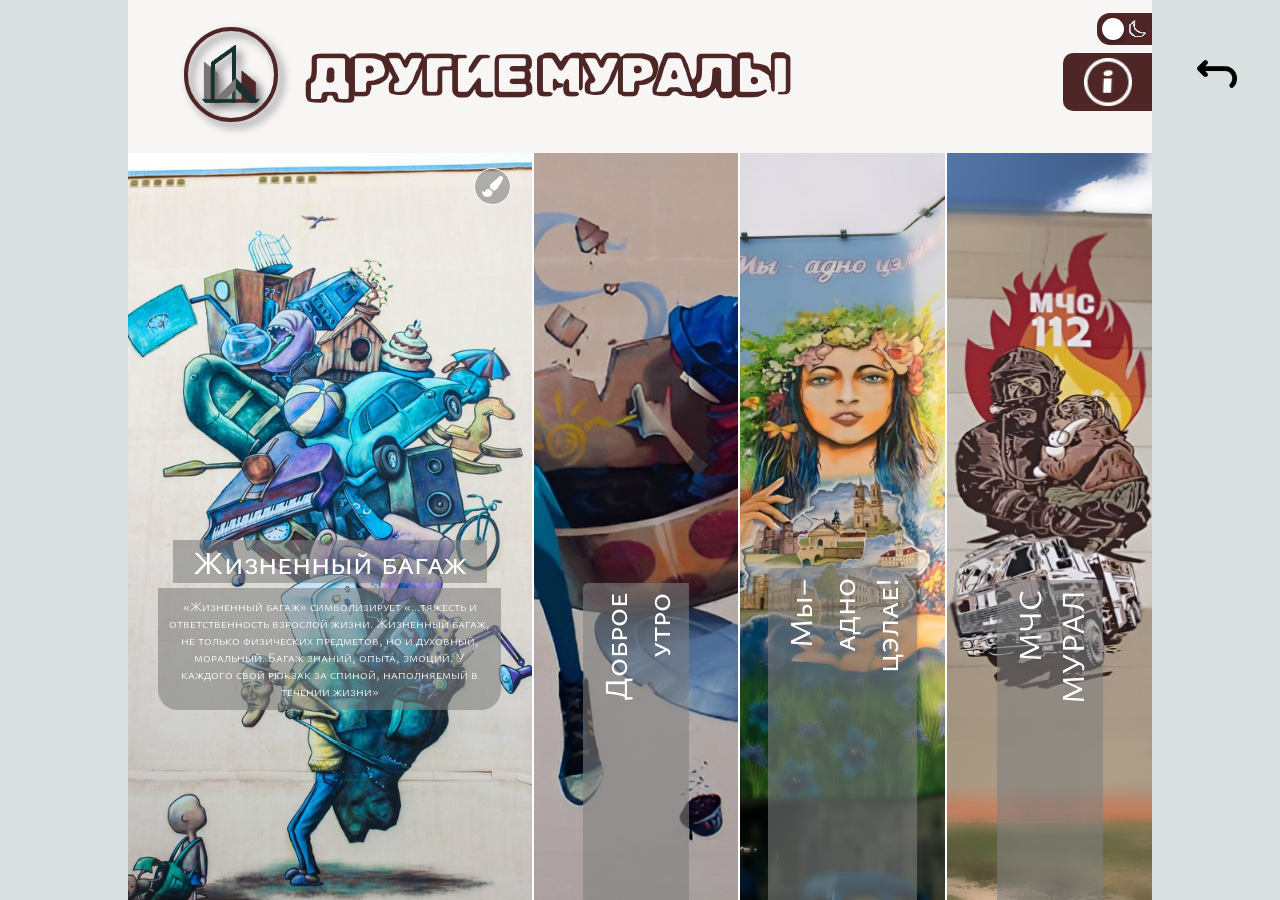
<file: Other.html>
<!DOCTYPE html>
<html lang="en">
<head>
    <meta charset="UTF-8">
    <meta name="viewport" content="width=device-width, initial-scale=1.0">
    <link rel="stylesheet" type="text/css" href="css/nav.css">
    <link rel="stylesheet" type="text/css" href="css/other.css">
    <link rel="stylesheet" type="text/css" href="css/other_style.css">
    <link rel="icon" href="img/logo.svg" type="image/svg+xml">
    <link rel="stylesheet" type="text/css" href="css/black-white.css">
    <link rel="stylesheet" type="text/css" href="css/Index_white_theme.css">
    <title>ДРУГИЕ МУРАЛЫ</title>
</head>
<body>
    <a class="back" href="index.html">
        <img src="img/back4.png" class="backimg">
    </a>
    <div class="blur">

    </div>
    <div class="mwind">
        <div class="crossdate0">
            <img src="img/crossdate1.png" class="crossdate1">
        </div>
        <div class="image">

        </div>
        <div class="life_bag">
            <div class="underwind">
                <div class="text">

                </div>
        </div>
        <div class="good_morning">
            <div class="underwind">
                <div class="text">

                </div>
        </div>
        </div>
        <div class="we">
            <div class="underwind">
                <div class="text">

                </div>
        </div>
        </div>
        <div class="fireman">
            <div class="underwind">
                <div class="text">

                </div>
        </div>
        </div>
        </div>
    </div>
<div class="background">

</div>
<div class="wind">
    <div class="but">
        <img src="img/Group.png" class="cross">
    </div>
    <div class="murals">
        <div class="mural">
            <img src='img/1.jpg' class="imgmural">
        </div>
        <div class="mural">
            <img src='img/2.jpg' class="imgmural">
        </div>
        <div class="mural">
            <img src='img/3.png' class="imgmural">
        </div>
        <div class="mural">
            <img src='img/4.jpg' class="imgmural">
        </div>
    </div>
    <p class="pmural">
        <span>Муралом</span> называется вид монументальной живописи на стенах архитектурных сооружений. Это слово произошло от испанского muro, что в переводе означает «стена». Мурал как отдельный вид искусства появился около века назад в Мексике — во время революционных событий 1920-х годов.
    </p>
</div>
<div class="wind_author">
    <div class="but">
        <img src="img/Group.png" class="cross">
    </div>
    <div class="brush_block">
    <h1>
        Авторы мурала
    </h1>
    <p class="brush_p">
        
    </p>
    <h2>
        Дата создания
    </h2>
    <p class="brush_date">
        
    </p>
    <h3>
        Адрес мурала
    </h3>
    <p class="brush_place">

    </p>
</div>
</div>
<header>
    <div class="block_header">
        <a href="index.html">
            <img src="img/logo.png" class="logo">
        </a>
        <h1 class="h1_header">
            ДРУГИЕ МУРАЛЫ
        </h1>
    </div>
    <div class="info_black">
        <div class="div_check">
            <input type="checkbox" class="checkbox" id="check">
            <label for="check" class="label"></label>
        </div>
    <a class="section slide-in-right" href="#">
        <img src="img/Unio1.png" class="img0">
    </a>
    </div>
</header>
<main>
<div class="f1 up box">
    <div class="brush" data-autor="#Евгений Сосюра." data-date="#2014 г." data-place="#ул. Ветковская 6">
        <img src="img/brush.svg" class="brush_img">
    </div>
    <h1>
        Жизненный багаж
    </h1>
    <h3>
        «Жизненный багаж» символизирует «…тяжесть и ответственность взрослой жизни. Жизненный багаж, не только физических предметов, но и духовный, моральный. Багаж знаний, опыта, эмоций. У каждого свой рюкзак за спиной, наполняемый в течении жизни»
    </h3>
</div>  
<div class="f2 down box" >
    <div class="brush" data-autor="#Александр Hade." data-date="#2014 г." data-place="#ул. Ветковская 6">
        <img src="img/brush.svg" class="brush_img">
    </div>
    <h1>Доброе утро</h1>
    <h3>
          Мурал «Доброе утро» выполнен  в рамках проекта «Must act – must art» в 2014 г. Его автор – Александр Hade.
    </h3>
</div> 
<div class="f3 down box">
    <div class="brush" data-autor="#Игнат, Сергей Гарриков из студии «Fresh Design»." data-date="#Сентябрь, 2021 г." data-place="#пр-т. Ленина 3">
        <img src="img/brush.svg" class="brush_img">
    </div>
    <h1>Мы–адно цэлае!</h1>
    <h3>
        Сам мурал создан ко Дню народного единства. В центре мурала изображена девушка с картой Беларуси, на которой можно увидеть узнаваемые архитектурные и исторические достопримечательности нашей страны 
    </h3>
</div> 
<div class="f4 down box">
    <div class="brush" data-autor="#Неизвестно." data-date="#Июль, 2021 г." data-place="#ул. Каленикова 1">
        <img src="img/brush.svg" class="brush_img">
    </div>
    <h1>МЧС МУРАЛ</h1>
    <h3 class="rokos">
        Представленный силуэт спасателя, держащего на руках ребенка, и пожарная машина теперь максимально реалистично передает всю суть профессии спасателя, и тем самым «говорит» о том, что люди данной профессии первыми приходят на помощь, и рискую собственной жизнью, помогают тем, кто оказался в беде. Кроме того в верхней части дома расположен единый номер службы спасения - «112», который без труда сможет увидеть и запомнить каждый житель района.
    </h3>
</div>
    <script src="https://ajax.googleapis.com/ajax/libs/jquery/2.2.0/jquery.min.js"></script>
    <script src="js/info.js"></script>
    <script src="js/popular_shutter.js"></script>
    <script src="js/window_murals_other.js"></script>
    <script src="js/blackwhite.js"></script>
</body>
</html>
</file>
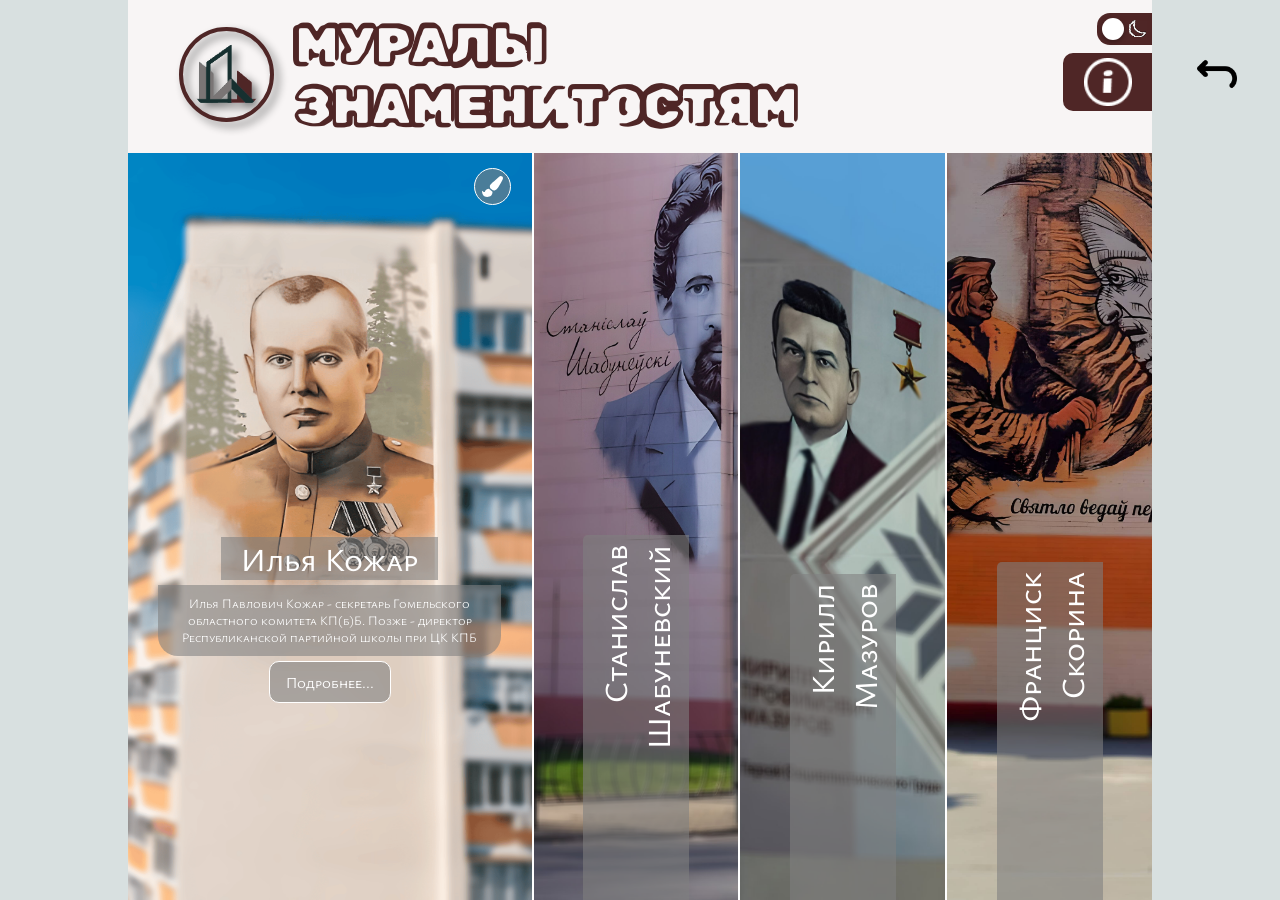
<file: Popular.html>
<!DOCTYPE html>
<html lang="en">
<head>
    <meta charset="UTF-8">
    <meta name="viewport" content="width=device-width, initial-scale=1.0">
    <link rel="stylesheet" type="text/css" href="css/nav.css">
    <link rel="stylesheet" type="text/css" href="css/popular.css">
    <link rel="stylesheet" type="text/css" href="css/popular_pc_style1.css">
    <link rel="icon" href="img/logo.svg" type="image/svg+xml">
    <link rel="stylesheet" type="text/css" href="css/black-white.css">
    <link rel="stylesheet" type="text/css" href="css/Index_white_theme.css">
    <title>МУРАЛЫ ЗНАМЕНИТОСТЯМ</title>
</head>
<body>
    <a class="back" href="index.html">
        <img src="img/back4.png" class="backimg">
    </a>
    <div class="blur">

    </div>
    <div class="mwind">
        <div class="crossdate0">
            <img src="img/crossdate1.png" class="crossdate1">
        </div>
        <div class="image">

        </div>
        <div class="kozhar u">
            <div class="underwind">
                <div class="text">
                    <h1>
                        Илья Кожар
                    </h1>
                    <p>
                        Родился 21 июля (3 августа) 1902 года в деревне Малое Гольцево ныне Толочинского района Витебской области Беларуси в крестьянской семье.
                    </p>
                    <p>
                        В 1943-47 годах — секретарь Гомельского областного комитета КП(б)Б, а затем он работал в аппарате ЦК КП(б)Б. В 1947-63 годах он директор Республиканской партийной школы при ЦК КПБ, которая в 1956 году переименована в Минскую Высшую партийную школу. Член ЦК КПБ в 1952-58 годах и 1960-61 годах, а с 1961 года — член Ревизионной комиссии КПБ. В 1963 году он её председатель. Работал преподавателем истории в Белорусском государственном университете. Избирался депутатом Верховного Совета БССР 3-5 и 7-го созывов.
                    </p>
                    <p>
                        Проживал в Минске до своей кончины. Скончался 13 октября 1967 года и был похоронен в Минске.
                    </p>
                </div>
            </div>
        </div>
        <div class="shabun u">
            <div class="underwind">
                <div class="text">
<h1>Станислав Шабуневский</h1>
<p>
    В первые годы советской власти С. Д. Шабуневский работал в Гомельском коммунальном отделе на должности инженера. После антисоветского Стрекопытовского восстания в Гомеле, в апреле 1919 года привлечён к ответственности за «сношения с мятежниками» и приговорён революционным трибуналом к общественному порицанию и лишению права быть избранным в руководящие советские органы. В сентябре 1919 г. Шабуневский был мобилизован в Красную Армию, служил в военно-полевом строительстве, начальником управления которого стал в 1921 году. После демобилизации работал в Кадиевском рудуправлении, а в сентябре 1922 г. уволился и вернулся в Гомель.
</p>
<p>
    С. Д. Шабуневский работал инженером в Гомельской строительной организации «Полесстрой». В январе 1923 г. был назначен инспектором по строительству Гомельского губернского Совета народного хозяйства. 1 мая 1924 г. назначен губернским, а в 1927 г., после административного преобразования — окружным инженером. С октября 1929 г. С. Шабуневский работал начальником управления строительного контроля, а с 1 января по 21 февраля 1931 г. — при Гомельском горсовете.
</p>
<p>
    21 февраля 1931 г. С. Д. Шабуневский первый раз арестован, но через некоторое время освобождён. Второй раз арестован в 1937 г. Постановлением внесудебного органа С. Д. Шабуневский осуждён и заключён в исправительно-трудовой лагерь на 10 лет (Медвежья Гора, Беломорканал), откуда не вернулся. С. Д. Шабуневский реабилитирован 20 октября 1989 г. Прокуратурой БССР, согласно Указу Президиума Верховного Совета СССР от 16 января 1989 г. «О дополнительных мерах по установлению справедливости в отношениях к жертвам репрессий, имевших место в период 1930-40 и начале 50-х годов».
</p>
<p>
    Творческое наследие С. Д. Шабуневского составляют различные архитектурные проекты, руководство восстановительными работами, инспектирование строительства многих объектов в Гомеле и окружающих населённых пунктах.
</p>
<p>
    Первое здание, выполненное по его проекту в 1898 г. — Гомельская мужская гимназия. Это 2-хэтажное каменное здание в неоклассическом стиле, занимавшее почти целый квартал на углу Могилёвской (Кирова) и Гимназической (сейчас часть Красноармейской) улиц. Бронзовая закладная доска на начало работ по возведению гимназии сохраняется в Гомельском областном краеведческом музее. Здание одного из старейших учебных заведений города сохранилось до нашего времени в изменённом виде (убран купол над гимназической Александровской церковью, после Великой Отечественной войны надстроен 3-ий этаж). Сейчас там — один из корпусов Белорусского государственного университета транспорта.
</p>
<p>
    Мотивы классицизма использованы С. Д. Шабуневским в строительстве банковских учреждений, выделявшихся своей значимостью и монументальностью. К числу таких можно отнести Орловский коммерческий банк на углу Румянцевской и Ирининской улиц, который был возведён в 1901 году. После Великой Отечественной войны к нему надстроили 3-ий этаж и сейчас это административное здание на углу Советской и Ирининской улиц.
</p>
<p>
    Отделение Виленского коммерческого банка разместилось на 2-м и 3-м этажах дома, построенного по проекту архитектора в 1910—1912 гг. на углу Румянцевской и Троицкой улиц. Он принадлежал гомельскому купцу И. В. Домбровскому, который в своё время выбирался городским головой. На первом этаже дома находились магазины и аптека. В настоящее время в здании на углу Советской и Крестьянской улиц — административные службы Гомеля и Гомельской области. Внешне разные, эти банки имели много общих черт. Срезанные угловые части обоих зданий, выходившие на перекрёсток, фланкировались портиками с колоннами, завершались куполами. Здесь были парадные входы. Разрустованные фасады богато декорировались с использованием элементов классицизма и модерна. Это типичные образцы так называемого «модерн-классицизма».
</p>
<p>
    Мотивы модерна особенно ярко проявились в жилых домах, выполненных по проектам С. Д. Шабуневского в начале XX в. В жанре поместья с декором модерна в 1903 г. был построен дом для гомельского доктора Наума Ильича Александрова по улице Ирининской (сейчас Дом гражданских обрядов по ул. Ирининской). В этом же стиле выполнен 2-хэтажный жилой дом на углу улиц Боярской и Миллионной, он строился как доходный дом купца К. П. Грошикова в 1909 году. В настоящее время здесь, на углу улиц Баумана и Билецкого, по-прежнему жилые квартиры. Приблизительно в этот же период на собственным участке (угол Румянцевской и Александровской улиц) С. Шабуневский построил 3-хэтажный каменный дом (не сохранился) с облегчённым последним этажом и аттиком. Причудливое сочетание простых и округлых линий, арочное оформление дверных и оконных проёмов, рисунок лепных деталей, взятые в ампире декоративные элементы — всё эта позволяет отнести здание к архитектуре модерна.
</p>
<p>
    В 1923—1924 годах С. Д. Шабуневский руководил восстановительными работами в гомельским дворце Румянцевых-Паскевичей, пострадавшего от пожара в 1919 году. В 1925 году архитектор проектировал застройку так называемого «Горелого болота», под его надзором создавался городской водопровод.
</p>
<p>
    С. Шабуневский руководил строительством разных объектов не только в Гомеле, но и других городах — Клинцах, Добруше, Злынке. Сейчас точно не известны все авторские работы С. Шабуневского.
</p>
<!-- https://nashi-lyudi.by/person/shabunevskij-stanislav-danilovich/ -->
                </div>
        </div>
        </div>
        <div class="mazurov u">
            <div class="underwind">
                <div class="text">
                    <h1>
                        Кирилл Мазуров
                    </h1>
                    <p>
                        Родился 23 марта [5 апреля] 1914 года в деревне Рудня-Пребытковская ныне Гомельского района в крестьянской семье.
                    </p>
                    <p>
                        В 1947 году окончил Высшую партийную школу при Центральном комитете КПСС. В это же время Кирилл Трофимович работал в аппарате Центрального комитета Коммунистической партии Белоруссии. В 1949 году стал вторым, затем первым секретарь Минского горкома компартии Белоруссии. С 1950 года являлся первым секретарем Минского обкома партии.
                    </p>
                    <p>
                        С 1953 по 1956 год занимал пост Председателя Совета Министров Белорусской ССР. Позднее назначен первым секретарем ЦК Коммунистической партии Беларуси.
                    </p>
                    <p>
                        В 1965 году Кирилл Мазуров назначен первым заместителем Председателя Совета Министров СССР. В 1968 году на месте осуществлял политическое руководство операцией по вводу войск в Чехословакию. Избирался депутатом Верховного Совета СССР.
                    </p>
                    <p>
                        Указом Президиума Верховного Совета СССР от 5 апреля 1974 года за выдающиеся достижения в области руководства отраслями промышленности СССР и в связи с 60-летием со дня рождения, Мазурову Кириллу Трофимовичу присвоено звание Героя Социалистического Труда с вручением ордена Ленина и золотой медали «Серп и Молот».
                    </p>
                    <p>
                        В 1978 году вышел на заслуженный отдых. Являлся персональным пенсионером союзного значения. С 1986 по 1989 год занимал пост председателем Всесоюзного совета ветеранов войны и труда. Избирался народным депутатом СССР. 
                    </p>
                </div>
        </div>
        </div>
        <div class="skarina u">
            <div class="underwind">
                <div class="text">
<h1>
    Франциск Скорина
</h1>
<p>
    Родился Франциск Скорина около 1490 года в семье купца Луки (Лукиана) в городе Полоцке, который в то время являлся одним из крупнейших политических и культурных центров Великого княжества Литовского.
</p>
<p>
    Начальное образование юный Франциск получил в родительском доме, где постигал азы чтения и письма, а затем изучал латинский язык в школе при Полоцком бернардинском монастыре, основанном в 1498 году по инициативе великого князя Александра Ягеллона.
</p>
<p>
    В 1504 году "сын из славного града Полацка" поступил в один из лучших европейских университетов того времени – Краковский – на факультет "вольных искусств" и спустя два года получил свою первую ученую степень – бакалавра философии.
</p>
<p>
    В студенческие годы среди увлечений Франциска была и медицина: согласно данным биографов, спустя несколько лет в стенах alma mater он получил степень магистра, а в 1512 году – блестяще сдал экстерном экзамен доктора медицины в Падуанском университете.
</p>
<p>
    О природном даровании и усердии молодого учёного ходили легенды, а в актовых записях отмечается, что "сын господина Луки Скорины из Полоцка проявил себя похвально и превосходно". И сегодня портрет белорусского доктора можно найти в университетской галерее среди других выпускников, именитых учёных из разных европейских стран.
</p>
<p>
    Согласно одной из версий, в 1512 – 1516 годах Франциск Скорина служил личным лекарем и секретарём сына литовского короля Сигизмунда І Старого – княжича Яна, с которым познакомился ещё во время обучения в Болонском университете.
</p>
<p>
    Издательскую деятельность Франциск Скорина начал в Праге, где при поддержке купцов-меценатов из Полоцка и Вильно основал типографию, а уже в 1517 году опубликовал "Псалтырь" в переводе на старобелорусский язык, которая стал первым изданием в истории национального и восточнославянского книгопечатания.
</p>
<p>
    Всего же на протяжении двух лет в пражской типографии увидели свет 23 книги Библии, которые сопровождались иллюстрациями (ксилографическими гравюрами, инициалами и заставками), а также авторскими предисловиями и комментариями, в которых Франциск Скорина делился с читателями своими просветительскими идеями и воззрениями.
</p>
<p>
    В начале 1520-х годов Франциск Скорина переехал в Вильно и открыл первую типографию на территории Великого княжества Литовского. Именно здесь вышла "Малая подорожная книжица", дополненная акростихами и календарем солнечных и лунных затмений, и "Апостол", рассказывающий о деяниях и посланиях ближайших учеников Христа.
</p>
<p>
    "Малая подорожная книжица" предназначалась для путешественников и включала 18 церковных книг, в число которых вошли "Псалтырь", "Часословец", "Шестидневич" и "Соборник", а также акафисты и каноны… Уникальные издания небольшого формата были украшены гравюрами, заставками и инициалами, а девять из них сопровождали послесловия.
</p>
<!-- https://www.belarus.by/ru/about-belarus/famous-belarusians/francysk-skaryna -->
                </div>
            </div>
            </div>
        </div>
    </div>
<div class="background">

</div>
<div class="wind">
    <div class="but">
        <img src="img/Group.png" class="cross">
    </div>
    <div class="murals">
        <div class="mural">
            <img src='img/1.jpg' class="imgmural">
        </div>
        <div class="mural">
            <img src='img/2.jpg' class="imgmural">
        </div>
        <div class="mural">
            <img src='img/3.png' class="imgmural">
        </div>
        <div class="mural">
            <img src='img/4.jpg' class="imgmural">
        </div>
    </div>
    <p class="pmural">
        <span>Муралом</span> называется вид монументальной живописи на стенах архитектурных сооружений. Это слово произошло от испанского muro, что в переводе означает «стена». Мурал как отдельный вид искусства появился около века назад в Мексике — во время революционных событий 1920-х годов.
    </p>
</div>
<div class="wind_author">
    <div class="but">
        <img src="img/Group.png" class="cross">
    </div>
    <div class="brush_block">
    <h1>
        Авторы мурала
    </h1>
    <p class="brush_p">
        
    </p>
    <h2>
        Дата создания
    </h2>
    <p class="brush_date">

    </p>
    <h3>
        Адрес мурала
    </h3>
    <p class="brush_place">

    </p>
</div>
</div>
<header>
    <div class="block_header">
        <a href="index.html">
            <img src="img/logo.png" class="logo">
        </a>
        <h1 class="h1_header">
            МУРАЛЫ ЗНАМЕНИТОСТЯМ
        </h1>
    </div>
    <div class="info_black">
        <div class="div_check">
            <input type="checkbox" class="checkbox" id="check">
            <label for="check" class="label"></label>
        </div>
    <a class="section slide-in-right" href="#">
        <img src="img/Unio1.png" class="img0">
    </a>
    </div>
</header>
<main>
<div class="f1 up box">
    <div class="brush" data-autor="#Артем Сороколетов, Павел Ермоленко и Роман Яшутин." data-date="#Май, 2022 г." data-place="#ул. Советская 97, корп. 2">
        <img src="img/brush.svg" class="brush_img">
    </div>
    <h1>Илья Кожар
    </h1>
    <h3>
        Илья Павлович Кожар - секретарь Гомельского областного комитета КП(б)Б. Позже - директор Республиканской партийной школы при ЦК КПБ 
    </h3>
    <a class="hr1" href="#">
        Подробнее...
    </a>
</div>  
<div class="f2 down box" >
    <div class="brush" data-autor="#Константин Окунев из студии «Fresh Design»." data-date="#2013 г." data-place="#ул. Кирова 44">
        <img src="img/brush.svg" class="brush_img">
    </div>
    <h1>Станислав Шабуневский</h1>
    <h3>
        Станислав Данилович Шабуневский - белорусский архитектор, автор значительной части застройки Гомеля начала XX века. Почётный гражданин Гомеля.
    </h3>
    <!-- https://ru.wikipedia.org/wiki/%D0%A8%D0%B0%D0%B1%D1%83%D0%BD%D0%B5%D0%B2%D1%81%D0%BA%D0%B8%D0%B9,_%D0%A1%D1%82%D0%B0%D0%BD%D0%B8%D1%81%D0%BB%D0%B0%D0%B2_%D0%94%D0%B0%D0%BD%D0%B8%D0%BB%D0%BE%D0%B2%D0%B8%D1%87#:~:text=%D0%A1%D1%82%D0%B0%D0%BD%D0%B8%D1%81%D0%BB%D0%B0%D0%B2%20%D0%94%D0%B0%D0%BD%D0%B8%D0%BB%D0%BE%D0%B2%D0%B8%D1%87%20%D0%A8%D0%B0%D0%B1%D1%83%D0%BD%D0%B5%D0%B2%D1%81%D0%BA%D0%B8%D0%B9%20(%D0%B1%D0%B5%D0%BB%D0%BE%D1%80.,%D0%9F%D0%BE%D1%87%D1%91%D1%82%D0%BD%D1%8B%D0%B9%20%D0%B3%D1%80%D0%B0%D0%B6%D0%B4%D0%B0%D0%BD%D0%B8%D0%BD%20%D0%93%D0%BE%D0%BC%D0%B5%D0%BB%D1%8F. -->
    <a class="hr2" href="#">
        Подробнее...
    </a>
</div> 
<div class="f3 down box">
    <div class="brush" data-autor="#Художественная студия «Фреш»." data-date="#Сентябрь, 2022 г." data-place="#ул. Мазурова 4">
        <img src="img/brush.svg" class="brush_img">
    </div>
    <h1>Кирилл Мазуров</h1>
    <h3>
        Мазуров Кирилл Трофимович - советский партийный и государственный деятель. Герой Социалистического Труда (1974). ВКП(б)–КПСС (с 1940 г.) Первый заместитель Председателя Совета Министров СССР (1965—1978).
    </h3>
    <!-- https://ru.wikipedia.org/wiki/%D0%9C%D0%B0%D0%B7%D1%83%D1%80%D0%BE%D0%B2,_%D0%9A%D0%B8%D1%80%D0%B8%D0%BB%D0%BB_%D0%A2%D1%80%D0%BE%D1%84%D0%B8%D0%BC%D0%BE%D0%B2%D0%B8%D1%87#:~:text=%D0%9A%D1%96%D1%80%D1%8B%D0%BB%20%D0%A2%D1%80%D0%B0%D1%84%D1%96%D0%BC%D0%B0%D0%B2%D1%96%D1%87%20%D0%9C%D0%B0%D0%B7%D1%83%D1%80%D0%B0%D1%9E%3B%2023%20%D0%BC%D0%B0%D1%80%D1%82%D0%B0,%D0%93%D0%B5%D1%80%D0%BE%D0%B9%20%D0%A1%D0%BE%D1%86%D0%B8%D0%B0%D0%BB%D0%B8%D1%81%D1%82%D0%B8%D1%87%D0%B5%D1%81%D0%BA%D0%BE%D0%B3%D0%BE%20%D0%A2%D1%80%D1%83%D0%B4%D0%B0%20(1974).&text=%D0%92%D0%9A%D0%9F(%D0%B1)%E2%80%93%D0%9A%D0%9F%D0%A1%D0%A1%20(%D1%81%201940%20%D0%B3.)&text=%D0%9F%D0%B5%D1%80%D0%B2%D1%8B%D0%B9%20%D0%B7%D0%B0%D0%BC%D0%B5%D1%81%D1%82%D0%B8%D1%82%D0%B5%D0%BB%D1%8C%20%D0%9F%D1%80%D0%B5%D0%B4%D1%81%D0%B5%D0%B4%D0%B0%D1%82%D0%B5%D0%BB%D1%8F%20%D0%A1%D0%BE%D0%B2%D0%B5%D1%82%D0%B0%20%D0%9C%D0%B8%D0%BD%D0%B8%D1%81%D1%82%D1%80%D0%BE%D0%B2%20%D0%A1%D0%A1%D0%A1%D0%A0%20(1965%E2%80%941978). -->
    <a class="hr3" href="#">
        Подробнее...
    </a>
</div> 
<div class="f4 down box">
    <div class="brush" data-autor="#Дмитрий Козлюк." data-date="#2017 г." data-place="#ул. Советская 108">
        <img src="img/brush.svg" class="brush_img">
    </div>
    <h1>Франциск Скорина</h1>
    <h3 class="rokos">
        Франциск Скорина - уроженец древнего Полоцка, выдающийся философ, просветитель, гуманист, писатель, учёный эпохи Возрождения Франциск Скорина вошёл в историю как "отец" восточноевропейского книгоиздания: именно он в 1517 году впервые издал Библию на старобелорусском языке для "людей посполитых к доброму научению"
    </h3>
    <!-- https://www.belarus.by/ru/about-belarus/famous-belarusians/francysk-skaryna#:~:text=%D0%A3%D1%80%D0%BE%D0%B6%D0%B5%D0%BD%D0%B5%D1%86%20%D0%B4%D1%80%D0%B5%D0%B2%D0%BD%D0%B5%D0%B3%D0%BE%20%D0%9F%D0%BE%D0%BB%D0%BE%D1%86%D0%BA%D0%B0%2C%20%D0%B2%D1%8B%D0%B4%D0%B0%D1%8E%D1%89%D0%B8%D0%B9%D1%81%D1%8F%20%D1%84%D0%B8%D0%BB%D0%BE%D1%81%D0%BE%D1%84,%D0%BB%D1%8E%D0%B4%D0%B5%D0%B9%20%D0%BF%D0%BE%D1%81%D0%BF%D0%BE%D0%BB%D0%B8%D1%82%D1%8B%D1%85%20%D0%BA%20%D0%B4%D0%BE%D0%B1%D1%80%D0%BE%D0%BC%D1%83%20%D0%BD%D0%B0%D1%83%D1%87%D0%B5%D0%BD%D0%B8%D1%8E%22. -->
    <a class="hr4" href="#">
        Подробнее...
    </a>
</div>
    <script src="https://ajax.googleapis.com/ajax/libs/jquery/2.2.0/jquery.min.js"></script>
    <script src="js/info.js"></script>
    <script src="js/popular_shutter.js"></script>
    <script src="js/window_murals_popular.js"></script>
    <script src="js/blackwhite.js"></script>
</body>
</html>
</file>
<file: css/nav.css>
@import url('https://fonts.googleapis.com/css2?family=Ysabeau+SC:wght@100;300&display=swap');
@import url('https://fonts.googleapis.com/css2?family=Rubik+Vinyl&display=swap');
*{
    margin: 0;
    padding: 0;
}
html, body{
    width: 100%;
    height: 100%;
    overflow: hidden;
}
body{
    display: flex;
    flex-direction: column;
    justify-content: space-between;
    align-items: center;
    background-color: var(--main-color0);
}
.imgmural{
    display: block;
    width: 100%;
    height: 100%;
    border-radius: 5px;
}
.crossdate0{
    position: absolute;
    width: 50px;
    height: 50px; 
    top: 10%;
    left: 93.5%;
    cursor: pointer;
}
.crossdate1{
    width: 100%;
    height: 100%;
}
.back{
    position: absolute;
    top: 6%;
    right: 3.35%;
    width: 40px;
    height: 18px;
    transition: all 0.1s linear;
}
.back:hover{
    transition: all 0.1s linear;
    filter: opacity(0.4);
}
.backimg{
    width: 100%;
}
.wind_author{
    display: none;
}
.brush_block{
    display: flex;
    position: absolute;
    flex-direction: column;
    justify-content: center;
    align-items: center;
    top: 0;
    width: 100%;
    height: 100%;
}
.brush_p, .brush_date, .brush_place{
    font-size: 25px;
    text-align: center;
    font-family: sans-serif;
}
.wind_author.viswind{
    display: block;
    position: absolute;
    width: 450px;
    height: 250px;
    background: url("../img/font_art.jpg") center center / cover;
    border-radius: 5px 5px 5px 5px;
    z-index: 2;
    margin: auto;
    top: 0;
    bottom: 0;
    right: 0;
    left: 0;
    color: black;
}
.brush_block h1, .brush_block h2, .brush_block h3{
    font-size: 28px;
    font-family: sans-serif;
}
.wind{
    display: none;
}
.wind.viswind{
    position: absolute;
    display: flex;
    width: 692px;
    height: 438px;
    background-color: var(--main-color3);
    flex-direction: column;
    align-items: center;
    color: var(--main-color0);
    z-index: 2;
    margin: auto;
    top: 0;
    bottom: 0;
    right: 0;
    left: 0;
    border-radius: 5px 5px 5px 5px;
}
.visback{
    position: absolute;
    display: block;
    width: 100%;
    height: 100%;
    background-color: #08080873;
    z-index: 2;
}
.cross{
    position: relative;
    display: block;
    width: 15px;
    height: 15px;
}
.but{
    position: absolute;
    display: flex;
    justify-content: center;
    align-items: center;
    width: 22px;
    height: 22px;
    right: 10px;
    top: 10px;
    background-color: #7A7575;
    border-radius: 5px;
    transition: all 0.15s linear;
    z-index: 9999;
    cursor: pointer;
}
.but:hover{
    transform: rotate(90deg);
    transition: all 0.15s linear;
    background-color: #5e5c5c;
}
.murals{
    display: flex;
    justify-content: space-between;
    width: 581px;
    height: 34%;
    margin-top: 41px;
}
.mural{
    width: 30%;
    margin-left:  1%;
    margin-right: 1%;
    margin-top: 4%;
    height: 126px;
    border-radius: 5px;
    background-color: var(--main-color4);
}

.pmurals{
    font-size: 20px;
    line-height: 24px;
    text-align: center;
    font-weight: 400;
}
span{
    font-weight: 700;
}
.pmural{
    width: 563px;
    text-align: center;
    font-weight: 400;
    font-size: 20px;
    line-height: 23.46px;
    margin-top: 52px;
    font-family: sans-serif;
    color: var(--main-color3);
    filter: invert(0.9);
}
header{
    width: 80%;
    display: flex;
    flex-direction: row;
    justify-content: space-between;
    align-items: center;
    background-color: var(--main-color1);
    margin: 0 auto ;
    height: 17%;
}
.block_header{
    width:60%;
    display: flex;
    flex-direction: row;
    justify-content: space-around;
    align-items: center;
    padding-left: 5%;
    margin: 50px 0;
}
.logo{
    position: relative;
    width: 6vw;
    height: 6vw;
    border: 4px solid var(--main-color2);
    border-radius: 50%;
    padding: 5px;
    filter: drop-shadow(5px 5px 4px #808080);
}
.section{
    display: flex;
    justify-content: center;
    align-items: center;
    width: 89px;
    height: 58px;
    right: 0;
    top: 27px;
    background-color: var(--main-color2);
    border-radius: 10px 0 0 10px;
    transition: all 0.2s linear;
    margin: 15px 0;
}
.section:hover{
    width: 120px;
    transition: all 0.2s linear;
}
.h1_header{
    display: flex;
    justify-content: center;
    font-size: 4vw;
    color: var(--main-color2);
    font-family: 'Rubik Vinyl', cursive;
    font-weight: 700;
}
main{
    width: 80%;
    height:83%;
    display: flex;
    flex-direction: row;
    justify-content: center;
    align-items: center;
    overflow: hidden;
}
.down .brush{
    display: none;
}
.up .brush{
    display: flex;
    width: 35px;
    height: 35px;
    transition: all 0.18s linear;
    position: absolute;
    border: solid 1px var(--main-color3);
    background-position: center center;
    background-color: var(--main-color5);
    justify-content: center;
    align-items: center;
    top: 2%;
    right: 5%;
    border-radius: 50%;
    cursor: pointer;
}
.brush:hover{
    transition: all 0.18s linear;
    background-color: #5e5c5c;
}
.brush_img{
    width: 60%;
    height: 60%;
    filter: invert(1);
}
.f1,.f2,.f3,.f4,.f5,.f6 {
    position: relative;
    display: flex;
    flex-direction: column;
    background-size: cover;
    background-repeat: no-repeat;
    background-position: center;}
main h1{
    font-family: 'Ysabeau SC', sans-serif;
    text-align: center;
    background-color: var(--main-color5);
    padding: 0 20px;
    color: var(--main-color3);
    font-size: 2.5vw;
    margin-bottom: 5px;
    font-weight: 500;
}
.anim h1{
    opacity: 0;
    animation: fadeIn2 1.24s ease-in-out forwards;
}
.down h3{
    display: none;
}
.up h1{
    margin-top: 50%;
}
.up h3{
    display: block;
    text-align: center;
    opacity: 1;
    width:80%;
    color: var(--main-color3);
    font-family: 'Ysabeau SC', sans-serif;
    background-color: var(--main-color5);
    border-radius: 0 0 20px 20px;
    padding: 10px;
    margin-bottom: 5px;
    font-size: 1vw;
    font-weight: 300;
}
.anim h3{
    opacity: 0;
    animation: fadeIn1 1.24s ease-in-out forwards;
    animation-delay: 0.12s;
}
.img0{
    width: 3em;
    height: 3em;
    background: none;
}
.img0.black{
    filter: invert(1);
}
.logo.black{
    border-color: #4F2626;
    filter: invert(1);
}
.brush_img.black{
    filter: invert(0);
}
.backimg.black{
 filter: invert(1);
}
.wind_author.black{
    filter: invert(1);
}
@keyframes fadeIn1 {
    0% {
        opacity: 0;
    }
    50% {
        opacity: 0;
    }
    100% {
        opacity: 1;
    }
}
@keyframes fadeIn2 {
    from {
        opacity: 0;
    }
    to {
        opacity: 1;
    }
}
@keyframes fadeIn3 {
    0% {
        opacity: 0;
    }
    50% {
        opacity: 0;
    }
    100% {
        opacity: 1;
    }
}
.h3{
    font-family: 'Ysabeau SC', sans-serif;
}
.down a{
    display: none ;
}
.up a{
    display: flex;
    justify-content: center;
    align-content: center;
    width: 100px;
    height: 20px;
    transition: all 0.18s linear;
    opacity: 1;
    font-size: 15px;
    text-decoration: none;
    color: var(--main-color3);
    font-family: 'Ysabeau SC', sans-serif;
    background-color: var(--main-color5);
    border-radius: 10px 10px 10px 10px;
    padding: 10px;
    margin-bottom: 15px;
    border: solid 1px var(--main-color3);
}
.anim a{
    opacity: 0;
    animation: fadeIn3 1.24s ease-in-out forwards;
    animation-delay: 0.6s;
}
.box a:hover{
    transition: all 0.18s linear;
    background-color: #5e5c5c;
}
.box a:active{
    transition: all 0.18s linear;
    background-color: #232222;
}
.box{
    height: 100%;
    justify-content: end;
    align-items: center;
}
.image{
    position: absolute;
    width: 15%;
    height: 100%;
    background-size: cover;
    background-repeat: no-repeat;
    background-position: center;
    left: 75%;
}
@media screen and (max-width: 700px) {
    main{
        width: 80%;
        height:83%;
        display: flex;
        flex-direction: column;
        overflow: hidden;
    }
    .up h1{
        margin-top: 0%;
        font-size: 4.5vw;
    }
    .up h3{
        display: block;
        text-align: center;
        opacity: 1;
        width:80%;
        font-family: 'Ysabeau SC', sans-serif;
        border-radius: 0 0 20px 20px;
        padding: 10px;
        margin-bottom: 5px;
        font-size: 2.9vw;
        font-weight: 300;
    }
    .up a{
        display: flex;
        justify-content: center;
        align-content: center;
        width: auto;
        height: auto;
        transition: all 0.18s linear;
        opacity: 1;
        font-size: 4vw;
        text-decoration: none;
        font-family: 'Ysabeau SC', sans-serif;
        border-radius: 6px;
        padding: 2vw;
        margin-bottom: 5px;
    }
    .down h1{
        font-size: 6vw;
    }
    .back{
        display: none;
        width: 6vw;
    }
    .section {
        display: flex;
        justify-content: center;
        align-items: center;
        width: 10vw;
        height: 8vw;
        right: 0;
        top: 27px;
        background-color: var(--main-color2);
        border-radius: 10px 0px 0px 10px;
        transition: all 0.2s linear;
    }
    .img0{
        width: 6vw;
        height: 6vw;
    }
    .block_header{
        width: 80%;
    }
    .anim h3{
        opacity: 0;
        animation: fadeIn1 1.24s ease-in-out forwards;
        animation-delay: 0.12s;
    }
    .anim a{
        opacity: 0;
        animation: fadeIn3 1.24s ease-in-out forwards;
        animation-delay: 0.6s;
    }
    @keyframes fadeIn1 {
        0% {
            opacity: 0;
        }
        50% {
            opacity: 0;
        }
        100% {
            opacity: 1;
        }
    }
    @keyframes fadeIn2 {
        from {
            opacity: 0;
        }
        to {
            opacity: 1;
        }
    }
    @keyframes fadeIn3 {
        0% {
            opacity: 0;
        }
        50% {
            opacity: 0;
        }
        100% {
            opacity: 1;
        }
    }
    .section:hover {
        width: 13vw;
        transition: all 0.2s linear;
    }
    header,main, footer{
        width: 100%;
    }
    .wind {
        display: none;
    }
    .brush_p, .brush_date, .brush_place{
    font-size: 3.8vw;
    }
    .brush_block h1, .brush_block h2, .brush_block h3{
    font-size: 4.4vw;
    margin: 2vw;
    }
    .wind_author.viswind{
        max-width: 65%;
        height: 65vw;
        justify-content: flex-start;
    }

    .wind.viswind {
        position: absolute;
        display: flex;
        max-width: 80%;
        height: 63vw;
        background-color: var(--main-color3);
        flex-direction: column;
        align-items: center;
        z-index: 2;
        margin: auto;
        top: 0;
        bottom: 0;
        right: 0;
        left: 0;
        border-radius: 5px 5px 5px 5px;
    }
    .visback {
        position: absolute;
        display: block;
        margin-top: -50px;
        width: 100%;
        height: 200%;
        background-color: #08080873;
        z-index: 2;
    }
    .cross {
        position: relative;
        top: 0;
        right: 0;
        display: block;
        padding: 2vw;
    }
    .but {
        position: absolute;
        display: flex;
        justify-content: center;
        align-items: center;
        align-self: flex-end;
        width: 22px;
        height: 22px;
        margin: 10px 10px;
        right: 0;
        top: 0;
        background-color: #7A7575;
        border-radius: 5px;
        transition: all 0.15s linear;
        cursor: pointer;
    }
    .but:hover {
        transform: rotate(90deg);
        transition: all 0.15s linear;
        background-color: #5e5c5c;
    }
    .imgmural {
        display: block;
        width: 100%;
        height: 100%;
        border-radius: 5px;
    }
    .murals {
        display: flex;
        justify-content: space-between;
        width: 60vw;
        height: 24%;
    }
    .mural{
        width: 30%;
        margin-left: 1%;
        margin-right: 1%;
        margin-top: 1%;
        height: 14vw;
        border-radius: 5px;
        background-color: #7A7575;
    }
    .pmural {
        font-size:3.5vw;
        line-height: 3.5vw;
        text-align: center;
        font-weight: 400;
        margin: 10px 10px 10px 10px;
        font-family: sans-serif;
        width: 80%;
    }
    header{
        min-height:15% ;
    }
    .box{
        height: 100%;
        justify-content: center;
        align-items: center;
    }
   .h1_header{
       padding-left: 2vw;
   }
    .logo {
        width: 14vw;
        height: 14vw;
    }
}
</file>
<file: css/heroes_pc.css>
.med{
    width: 100%;
    height: 100%;
    object-fit: cover;
}
.medals{
    display: flex;
    justify-content: space-around;
    align-items: center;
    width: 100%;
    height: 20%;
    margin-left: auto;
    margin-right: auto;
    margin-top: 2%;
    flex-wrap: wrap;
    margin-top: 15px;
}
.medal{
    width: 7%;
    height: 65%;
    background-size: cover;
    background-repeat: no-repeat;
    background-position: center;
    margin-bottom: 1%;
    margin-right: 1%;
    margin-left: 1%;
}
.medal:hover{
    cursor: zoom-in;
    box-shadow: 0 0 8px 5px rgba(255, 255, 255, 0.317);
}    
.blur{
    display: none;
}
.blur.vis{
    display: block;
    width: 100%;
    height: 100%;
    position: absolute;
    background-color: #111111b2;
    backdrop-filter: blur(4px);
    z-index: 1;
}
.underwind{
    display: flex;
    margin-top: 5%;
    width: 100%;
    height: 100%;
}
.text{
    width: 80%;
    height: 110%;
    scroll-behavior: smooth;
    overflow: scroll;
}
.text::-webkit-scrollbar{
    width: 0;
}
.image.hr1{
    background-image: url('../img/ILYA-KOZHAR3.png');

}
.image.hr2{
    background-image: url('../img/BORODIN2.png');
}
.image.hr3{
    background-image: url('../img/BARIKIN2.jpeg');

}
.image.hr4{
    background-image: url('../img/ROKOSS2.jpeg');

}
.image.hr5{
    background-image: url('../img/MAZUROV2.jpg');

}
.image.hr6{
    background-image: url('../img/GOLOVACHEV2.jpeg');

}
.underwind h1{
    position: relative;
    font-size: 50px;
    font-family: 'Ysabeau SC', sans-serif;
    color: white;
    background-color: rgba(128, 128, 128, 0.582);
    padding-left: 5px;
}
.underwind p{
    position: relative;
    font-size: 20px;
    color: white;
    margin-top: 2%;
    background-color: rgba(128, 128, 128, 0.582);
    font-family: 'Ysabeau SC', sans-serif;
    padding-left: 5px;
}
.mwind{
    display: none;
}
.mwind.vis{
    display: flex;
    position: absolute;
    justify-content: center;
    background: none;
    width: 100%;
    height: 100%;
    z-index: 2;
}
.u.vis{
     display: block;
     position: relative;
     z-index: 3;
     color: black;
     width: 80%;
     height: 83%;
}
.u{
    display: none;
}
html, body{
    width: 100%;
    height: 100%;
    color: white;
    }
.f1{
    background-image: url('../img/ILYA-KOZHAR3.png');

}  
.f2{
    background-image: url('../img/BORODIN2.png');

}
.f3{
    background-image: url('../img/BARIKIN2.jpeg');

}
.f4{
    background-image: url('../img/ROKOSS2.jpeg');

}
.f5{
    background-image: url('../img/MAZUROV2.jpg');

}
.f6{
    background-image: url('../img/GOLOVACHEV2.jpeg');

}
.f1,.f2,.f3,.f4,.f5{
    border-right: solid 2px var(--main-color3);
}
.up{
   width: 40%;
   transition: width 0.4s linear;
   justify-content: center;
   font-size: 30px; 
}   
.down{
    width: 15%;
    background-position: center center;
    font-size: 15px;
    cursor: pointer;
}
.down h1{
    text-align: right;
    width: 200%;
    padding:  10px 10px 10px 300px;
    border-radius: 5px 5px 0 0;
    transform: rotate(-90deg);
}
.invis{
    display: none;
}
.vis{
    display: block;
}
.crossdate0{
	transform: rotate(0deg);
	transition: 1s;
}
.crossdate0:hover{
	transform: rotate(360deg);
	transition: 1s;
}

footer{
    width: 80%;
    height: 10%;
    background-color: #4F2626;
    margin: auto;
    position: relative;
    z-index: 0;
}
</file>
<file: css/heroes_pc_style1.css>
@media screen and (max-width: 700px) {
   body{
        height: 100%;
    }
    .block_header h1 {
        font-size: 8vw;
    }
    .up{
        width: 100%;
        height: 60%;
        transition: height 0.4s linear;
        justify-content: center;
        font-size: 30px;
    }
    .down{
        width: 100%;
        height: 20%;
        background-position: top center;
        font-size: 15px;
        cursor: pointer;
    }
    .down h1{
        text-align: center;
        width: 100%;
        padding:  10px 10px 10px 10px;
        border-radius: 5px 5px 0 0;
        transform: rotate(0deg);
    }
    .image.hr1,
    .image.hr2,
    .image.hr3,
    .image.hr4,
    .image.hr5,
    .image.hr6 {
        display: none;
    }
    .crossdate0 {
        position: absolute;
        width: 25px;
        height: 25px;
        top: 3%;
        left: 93.5%;
        cursor: pointer;
    }
    .medal{
        width: 30%;

    }
    .text {
        width: 100%;
    }
}
</file>
<file: css/black-white.css>
input[type='checkbox']{
    width: 30px;
    height: 30px;
    margin-left: 20px;
    background-color: #6a3145;
    outline: none;
    border: none;
}
.info_black{
    display: flex;
    flex-direction: column;
    align-items: flex-end;
    width: 18.7%;
    height: 100%;
    overflow: hidden;
}
input{
    padding:15px;
    border-radius:15px;
    border:0;
    box-shadow:4px 4px 10px rgba(0,0,0,0.06);
}
input:focus{
    outline: solid 3px #bbb16d;
}
form{
    margin-top:50px;
    display: flex;
    align-items: center;

}
.checkbox {
    position: absolute;
    opacity: 0;
}
.label{
    position: relative;
    padding: 0 0 0 52px;
    cursor: pointer;
    margin-left: 10px;
}
.label:before {
    content: '';
    position: absolute;
    top: -4px;
    left: 0;
    width: 50px;
    height: 26px;
    border-radius: 10px 0 0 10px;
    background: url("../img/BLACK-WHITE/moon3.png");
    background-color: var(--main-color2);
    background-position:87% 43%;
    background-repeat: no-repeat;
    box-shadow: inset 0 2px 3px var(--main-color2), 0 0 0 3px var(--main-color2);
    transition: all 0.22s linear;
}
.label:after {
    content: '';
    position: absolute;
    top: -2px;
    left: 2px;
    width: 22px;
    height: 22px;
    border-radius: 50%;
    background: var(--main-color3);
    box-shadow: 0 2px 5px rgba(0,0,0,.3);
    transition: .2s;
}
.checkbox:checked + label:after {
    left: 26px;
}
.color{
    background-color:blue;
}
.noob1{
width: 400px;
height: 400px;
background-color: rgb(102, 148, 148);
}
.div_check{
    margin-top: 20px;
    right: 10px;
}
.noob1.black{
        background-color: rgb(0, 0, 0);
}
.checkbox:focus+ label:before {
        box-shadow: inset 0 2px 3px var(--main-color2), 0 0 0 3px var(--main-color2);
}
.checkbox:checked+ .label:before{
        background: url('../img/BLACK-WHITE/sun2.png') no-repeat;
        background-position: 13% center;
        background-color: var(--main-color2);
        transition: all 0.22s linear;
}
</file>
<file: css/Index_white_theme.css>
:root{
    --main-color0:#51737338;
    --main-color1:#F8F5F5;
    --main-color2:#4F2626;
    --main-color3:#ffffff;
    --main-color4:#7A7575;
    --main-color5:#80808094;
}
</file>
<file: css/other.css>
.blur{
    display: none;
}
.blur.vis{
    display: block;
    width: 100%;
    height: 100%;
    position: absolute;
    background-color: #111111b2;
    backdrop-filter: blur(4px);
    z-index: 1;
}
.underwind{
    display: flex;
    margin-top: 5%;
    width: 100%;
    height: 100%;
}
.text{
    width: 80%;
    height: 100%;
}
.image.hr1{
    background-image: url('../img/LIFE\ BAG1.jpg');
    background-color: aqua;
}
.image.hr2{
    background-color: blue;
    background-image: url('../img/GOOD\ MORNING.jpg');
}
.image.hr3{
    background-image: url('../img/WE1.jpg');
    background-color: red;
}
.image.hr4{
    background-image: url('../img/ROKOSS2.jpeg');
    background-color: red;
}
.image.hr5{
    background-image: url('../img/MAZUROV2.jpg');
    background-color: red;
}
.image.hr6{
    background-image: url('../img/GOLOVACHEV2.jpeg');
    background-color: red;
}
.underwind h1{
    position: relative;
    font-size: 50px;
    font-family: 'Ysabeau SC', sans-serif;
    color: white;
    background-color: rgba(128, 128, 128, 0.582);
    padding-left: 5px;
}
.underwind p{
    position: relative;
    font-size: 20px;
    color: white;
    margin-top: 2%;
    background-color: rgba(128, 128, 128, 0.582);
    font-family: 'Ysabeau SC', sans-serif;
    padding-left: 5px;
}
.mwind{
    display: none;
}
.mwind.vis{
    display: flex;
    position: absolute;
    justify-content: center;
    background: none;
    width: 100%;
    height: 100%;
    z-index: 2;
}
.u.vis{
     display: block;
     position: relative;
     z-index: 3;
     color: black;
     width: 80%;
     height: 83%;
}
.u{
    display: none;
}
.f1{
    background-image: url('../img/LIFE\ BAG1.jpg');
}
.f2{
    background-image: url('../img/GOOD\ MORNING1.png');
}
.f3{
    background-image: url('../img/WE1.jpg');
}
.f4{
    background-image: url('../img/MCHS1.jpg');
}
.f1,.f2,.f3{
    border-right: solid 2px var(--main-color3);
}
.up{
    width: 40%;
    justify-content: center;
    font-size: 30px;
}
.down{
    width: 20%;
    background-position: center center;
    font-size: 15px;
    cursor: pointer;
    transition: width 0.2s linear; /*анимация шторок*/
}
.down h1{
    text-align: right;
    padding:  10px 10px 10px 400px;
    border-radius: 5px 5px 0 0;
    transform: rotate(-90deg);
}
.invis{
    display: none;
}
.vis{
    display: block;
}
.logo{
    margin-right: 20px;
}
</file>
<file: css/other_style.css>
@media screen and (max-width: 700px) {
    .logo{
        margin-right: 0px;
    }
    .block_header h1 {
        font-size: 8vw;
        line-height: 8vw;
    }
    .up{
        width: 100%;
        height: 40%;
        transition: height 0.4s linear;
        justify-content: center;
        font-size: 30px;
    }
    .down{
        width: 100%;
        height: 30%;
        background-position: top center;
        font-size: 15px;
        cursor: pointer;
    }
    .down h1{
        text-align: center;
        width: 100%;
        padding:  10px 10px 10px 10px;
        border-radius: 5px 5px 0 0;
        transform: rotate(0deg);
    }
    .but {
        position: absolute;
        display: flex;
        justify-content: center;
        align-items: center;
        align-self: flex-end;
        width: 22px;
        height: 22px;
        margin: 10px 10px;
        right: 0;
        background-color: #7A7575;
        border-radius: 5px;
        transition: all 0.15s linear;
        cursor: pointer;
    }
}
</file>
<file: css/popular.css>
.blur{
    display: none;
}
.blur.vis{
    display: block;
    width: 100%;
    height: 100%;
    position: absolute;
    background-color: #111111b2;
    backdrop-filter: blur(4px);
    z-index: 1;
}
.underwind{
    display: flex;
    margin-top: 5%;
    width: 100%;
    height: 100%;
}
.text{
    width: 80%;
    height: 110%;
    scroll-behavior: smooth;
    overflow: scroll;
}
.text::-webkit-scrollbar{
    width: 0;
}
.image.hr1{
    background-image: url('../img/ILYA-KOZHAR3.png');
    background-color: aqua;
}
.image.hr2{
    background-color: blue;
    background-image: url('../img/SHABUNEVSKI3.jpg');
}
.image.hr3{
    background-image: url('../img/MAZUROV2.jpg');
    background-color: red;
}
.image.hr4{
    background-image: url('../img/SKARINA3.jpg');
    background-color: red;
}
.image.hr5{
    background-image: url('../img/MAZUROV2.jpg');
    background-color: red;
}
.image.hr6{
    background-image: url('../img/GOLOVACHEV2.jpeg');
    background-color: red;
}
.underwind h1{
    position: relative;
    font-size: 50px;
    font-family: 'Ysabeau SC', sans-serif;
    color: white;
    background-color: rgba(128, 128, 128, 0.582);
    padding-left: 5px;
}
.underwind p{
    position: relative;
    font-size: 20px;
    color: white;
    margin-top: 2%;
    background-color: rgba(128, 128, 128, 0.582);
    font-family: 'Ysabeau SC', sans-serif;
    padding-left: 5px;
}
.mwind{
    display: none;
}
.mwind.vis{
    display: flex;
    position: absolute;
    justify-content: center;
    background: none;
    width: 100%;
    height: 100%;
    z-index: 2;
}
.u.vis{
     display: block;
     position: relative;
     z-index: 3;
     color: black;
     width: 80%;
     height: 83%;
}
.u{
    display: none;
}
.f1{
    background-image: url('../img/ILYA-KOZHAR3.png');
}
.f2{
    background-image: url('../img/SHABUNEVSKI3.jpg');
}
.f3{
    background-image: url('../img/MAZUROV2.jpg');
}
.f4{
    background-image: url('../img/SKARINA3.jpg');
}
.crossdate0{
	transform: rotate(0deg);
	transition: 1s;
    cursor: pointer;

}
.crossdate0:hover{
	transform: rotate(360deg);
	transition: 1s;
}
.f1,.f2,.f3{
    border-right: solid 2px var(--main-color3);
}
.up{
    width: 40%;
    transition: width 0.2s linear;
    justify-content: center;
    font-size: 30px;
}
.down{
    width: 20%;
    background-position: center center;
    font-size: 15px;
    cursor: pointer;
    transition: width 0.2s linear; /*анимация шторок*/
}
.down h1{
    text-align: right;
    /*width: 200%;*/
    padding:  10px 10px 10px 400px;
    border-radius: 5px 5px 0 0;
    transform: rotate(-90deg);
}
.invis{
    display: none;
}
.vis{
    display: block;
}
.logo{
    margin-right: 20px;
}
</file>
<file: css/popular_pc_style1.css>
@media screen and (max-width: 700px) {
    .logo{
        margin-right: 0;
    }
    .block_header h1 {
        font-size: 6.5vw;
        line-height: 8vw;
    }
    .up{
        width: 100%;
        height: 40%;
        transition: height 0.4s linear;
        justify-content: center;
        font-size: 30px;
    }
    .down{
        width: 100%;
        height: 30%;
        background-position: top center;
        font-size: 15px;
        cursor: pointer;
    }
    .down h1{
        text-align: center;
        width: 100%;
        padding:  10px 10px 10px 10px;
        border-radius: 5px 5px 0 0;
        transform: rotate(0deg);
    }
    .but {
        position: absolute;
        display: flex;
        justify-content: center;
        align-items: center;
        align-self: flex-end;
        width: 22px;
        height: 22px;
        margin: 10px 10px;
        background-color: #7A7575;
        border-radius: 5px;
        transition: all 0.15s linear;
        cursor: pointer;
    }
    .image.hr1,
    .image.hr2,
    .image.hr3,
    .image.hr4,
    .image.hr5,
    .image.hr6 {
        display: none;
    }
    .crossdate0 {
        position: absolute;
        width: 25px;
        height: 25px;
        top: 3%;
        left: 93.5%;
        cursor: pointer;
    }
    .medal{
        width: 30%;

    }
    .text {
        width: 100%;
    }
}
</file>
